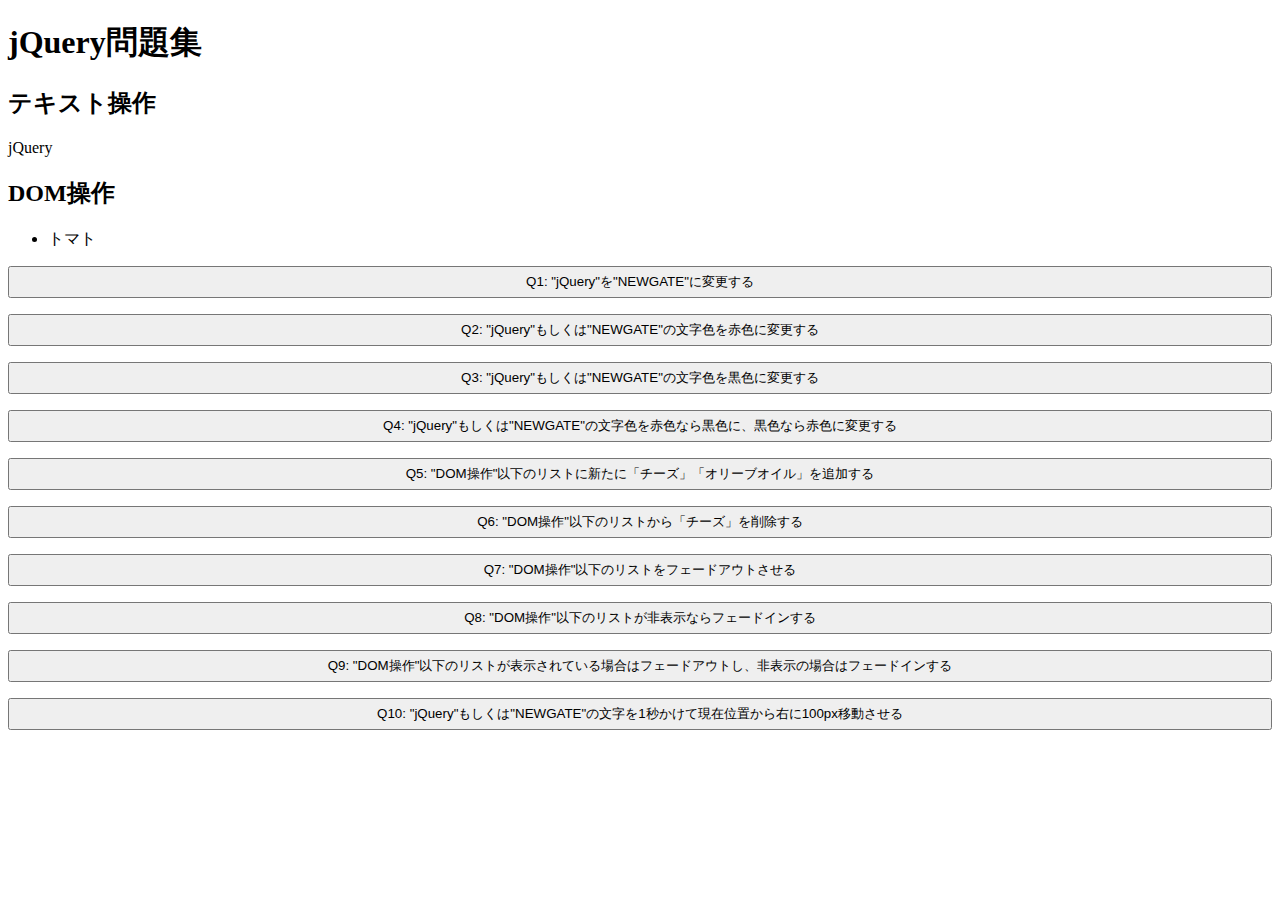
<file: jQuery/index.html>
<!DOCTYPE html>
<html lang="ja">
  <head>
    <meta charset="UTF-8" />
    <meta name="viewport" content="width=device-width, initial-scale=1.0" />
    <link rel="stylesheet" href="./css/style.css" />
    <script
      src="https://cdnjs.cloudflare.com/ajax/libs/jquery/3.7.1/jquery.min.js"
      integrity="sha512-v2CJ7UaYy4JwqLDIrZUI/4hqeoQieOmAZNXBeQyjo21dadnwR+8ZaIJVT8EE2iyI61OV8e6M8PP2/4hpQINQ/g=="
      crossorigin="anonymous"
      referrerpolicy="no-referrer"
    ></script>
    <script src="./js/index.js"></script>
    <title>jQuery問題集</title>
  </head>
  <body>
    <h1>jQuery問題集</h1>

    <h2>テキスト操作</h2>
    <p id="text">jQuery</p>

    <h2>DOM操作</h2>
    <ul id="memo">
      <li>トマト</li>
    </ul>

    <div class="questions-wrapper">
      <button type="button" id="Q1">
        Q1: "jQuery"を"NEWGATE"に変更する
      </button>
      <button type="button" id="Q2">
        Q2: "jQuery"もしくは"NEWGATE"の文字色を赤色に変更する
      </button>
      <button type="button" id="Q3">
        Q3: "jQuery"もしくは"NEWGATE"の文字色を黒色に変更する
      </button>
      <button type="button" id="Q4">
        Q4: "jQuery"もしくは"NEWGATE"の文字色を赤色なら黒色に、黒色なら赤色に変更する
      </button>
      <button type="button" id="Q5">
        Q5: "DOM操作"以下のリストに新たに「チーズ」「オリーブオイル」を追加する
      </button>
      <button type="button" id="Q6">
        Q6: "DOM操作"以下のリストから「チーズ」を削除する
      </button>
      <button type="button" id="Q7">
        Q7: "DOM操作"以下のリストをフェードアウトさせる
      </button>
      <button type="button" id="Q8">
        Q8: "DOM操作"以下のリストが非表示ならフェードインする
      </button>
      <button type="button" id="Q9">
        Q9: "DOM操作"以下のリストが表示されている場合はフェードアウトし、非表示の場合はフェードインする
      </button>
      <button type="button" id="Q10">
        Q10: "jQuery"もしくは"NEWGATE"の文字を1秒かけて現在位置から右に100px移動させる
      </button>
    </div>
  </body>
</html>
</file>
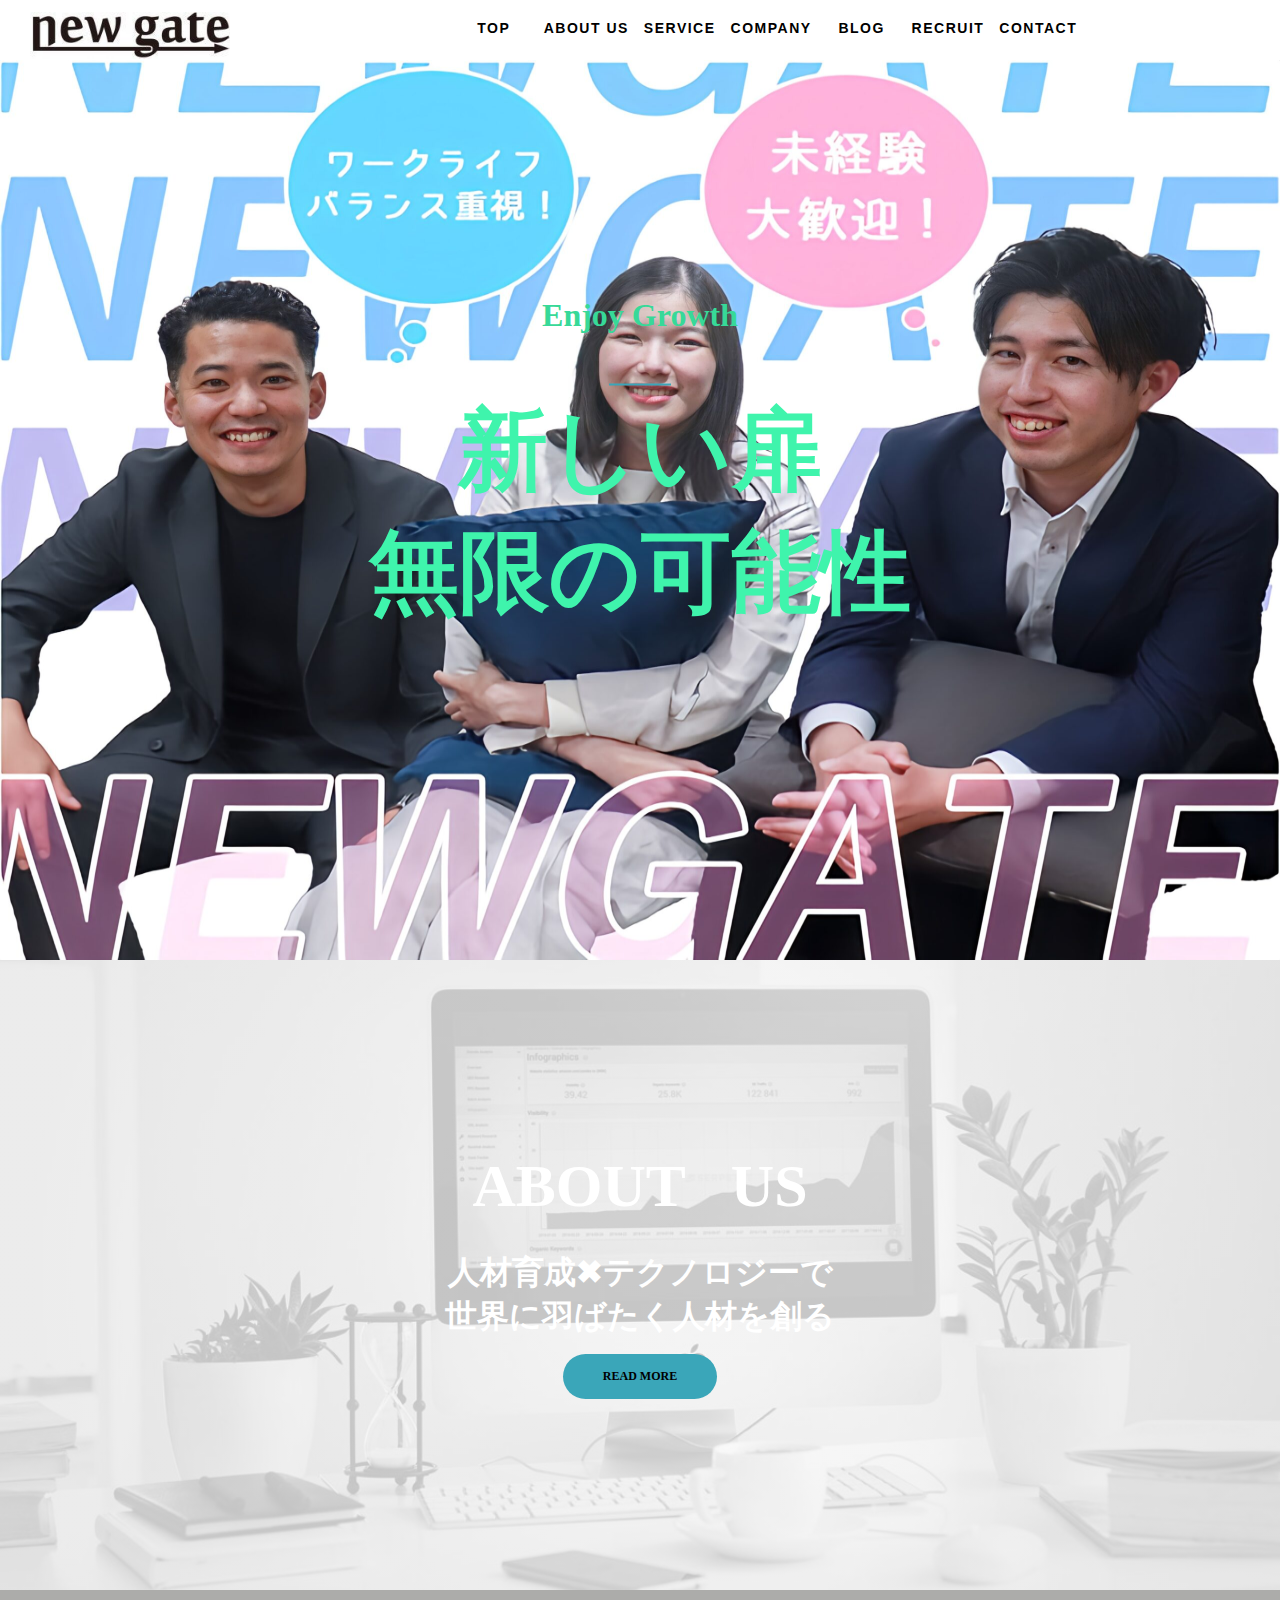
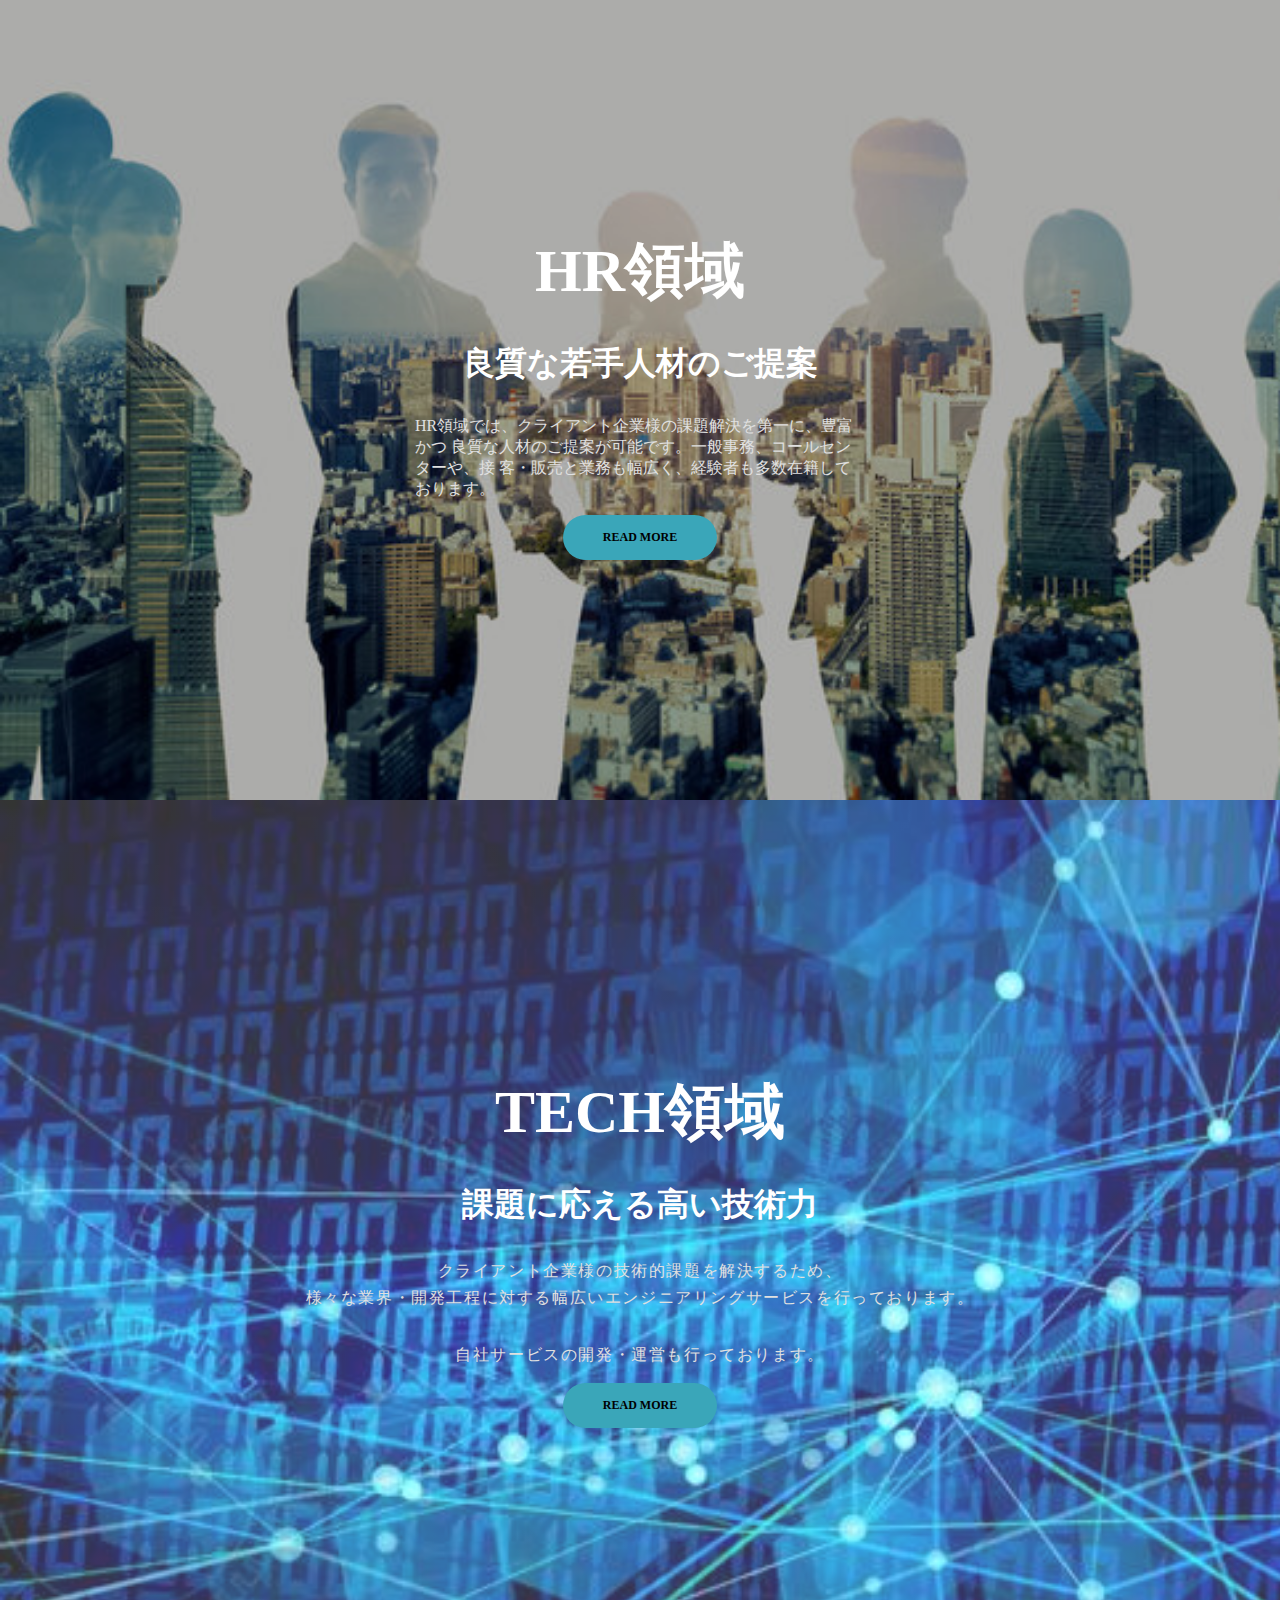
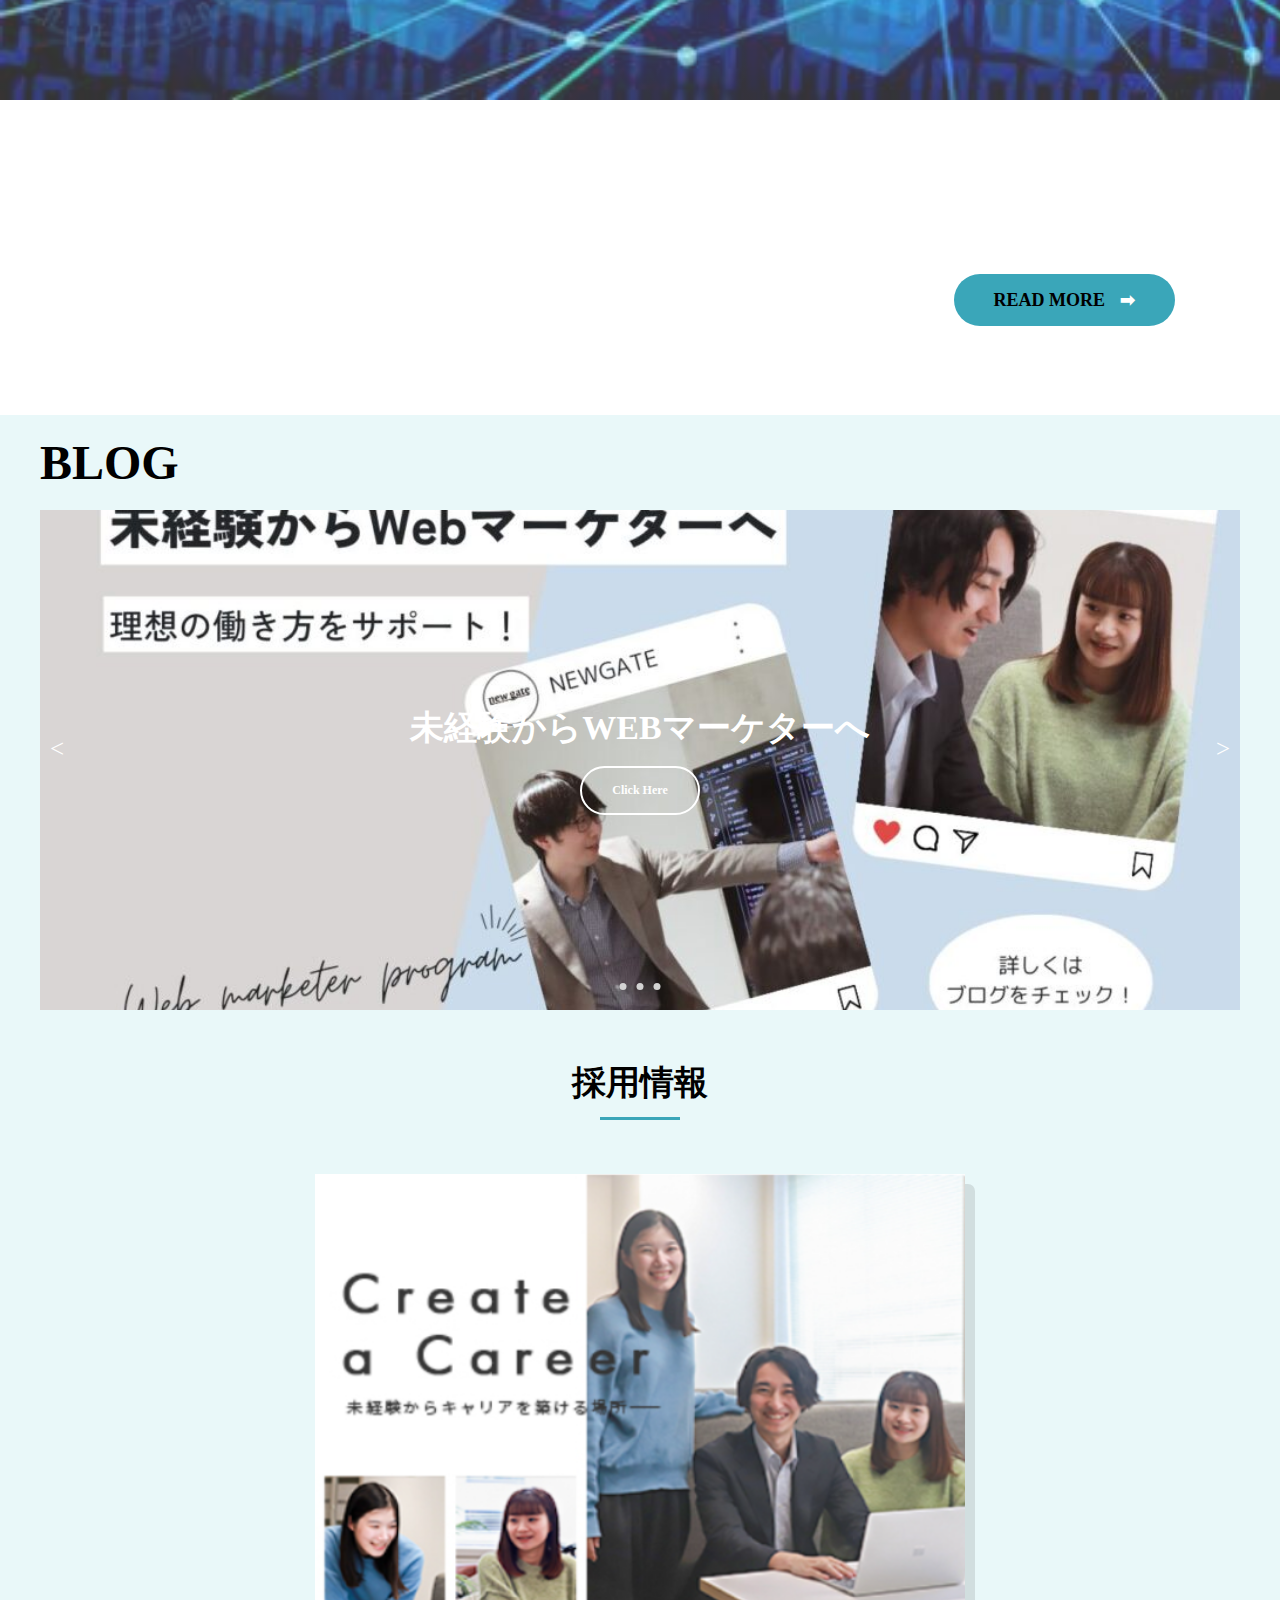
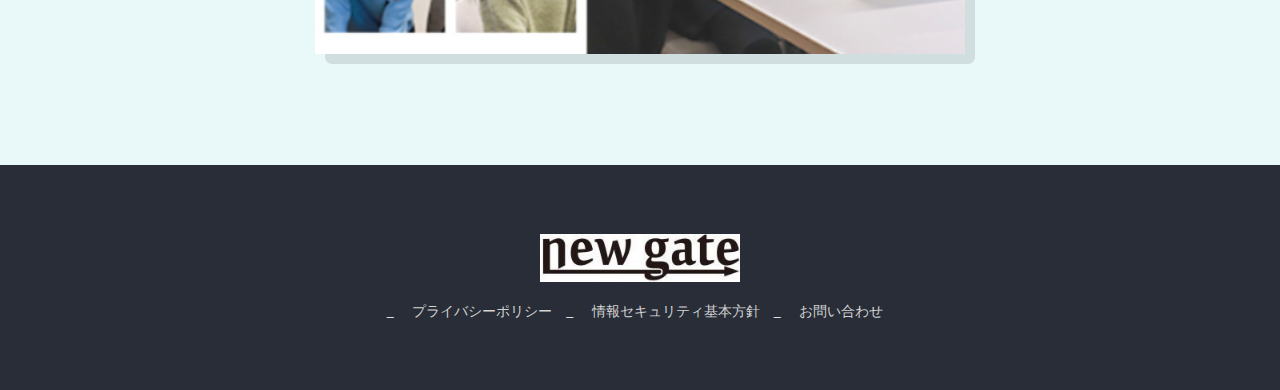
<file: Website_replication_practice/index.html>
<!DOCTYPE html>
<html lang="ja">
  <head>
    <title>株式会社NEWGATE-人材総合サービス・WEB開発-></title>
    <meta charset="utf-8" />
    <meta name="viewport" content="width=device-width, initial-scale=10" />
    <link rel="stylesheet" href="./css/style.css" />
    <script src="./js/index.js" defer></script>
  </head>
  <body>
    <header id="main-header">
      <div class="logo">
        <a href="./index.html">
          <img src="./images/cropped-NEW-GATEロゴ.jpg" alt="logo" />
        </a>
      </div>
      <div id="hamburger-menu">
        <input type="checkbox" id="menu-toggle" />
        <label for="menu-toggle" class="menu-button">
          <span></span>
        </label>
        <nav class="navigation">
          <ul>
            <li class="hover-border">
              <a href="./index.html">TOP</a>
            </li>
            <li class="hover-border">
              <a href="./aboutus.html">ABOUT US</a>
            </li>
            <li class="hover-border">
              <a href="./service.html">SERVICE</a>
            </li>
            <li class="hover-border">
              <a href="./company.html">COMPANY</a>
            </li>
            <li class="hover-border">
              <a href="./blog.html">BLOG</a>
            </li>
            <li class="hover-border">
              <a href="#">RECRUIT</a>
            </li>
            <li class="hover-border">
              <a href="./contact.html">CONTACT</a>
            </li>
          </ul>
        </nav>
      </div>
      <div class="hamburger-menu-empty"></div>
    </header>
    <header id="sticky-header">
      <div class="logo">
        <a href="./index.html">
          <img src="./images/cropped-NEW-GATEロゴ.jpg" alt="logo" />
        </a>
      </div>
      <div id="JS-hamburger-menu">
        <input type="checkbox" id="JS-menu-toggle" />
        <label for="menu-toggle" class="menu-button">
          <span></span>
        </label>
        <nav class="navigation">
          <ul>
            <li class="hover-border">
              <a href="./index.html">TOP</a>
            </li>
            <li class="hover-border">
              <a href="./aboutus.html">ABOUT US</a>
            </li>
            <li class="hover-border">
              <a href="./service.html">SERVICE</a>
            </li>
            <li class="hover-border">
              <a href="./company.html">COMPANY</a>
            </li>
            <li class="hover-border">
              <a href="./blog.html">BLOG</a>
            </li>
            <li class="hover-border">
              <a href="#">RECRUIT</a>
            </li>
            <li class="hover-border">
              <a href="./contact.html">CONTACT</a>
            </li>
          </ul>
        </nav>
      </div>
      <div class="hamburger-menu-empty"></div>
    </header>
    <div class="main top">
      <section class="top-wrapper">
        <div id="slideshow">
          <img
            class="slide"
            src="./images/doda①_Image-Enhancer-scaled.jpg"
            alt="画像1"
          />
          <img
            class="slide"
            src="./images/bdd374b606522eaec3a30a5ddda8eba7-1-1536x1051.jpg"
            alt="画像2"
          />
          <img class="slide" src="./images/doda⑦-1-1.png" alt="画像3" />
        </div>
        <div class="container">
          <div class="heading-title">
            <h3>Enjoy Growth</h3>
          </div>
          <div class="separator">
            <span class="line" aria-hidden="true"></span>
          </div>
          <div class="copy">
            <p>新しい扉<br />無限の可能性</p>
          </div>
        </div>
      </section>
      <section class="aboutus">
        <div class="container">
          <h1>ABOUT&nbsp;&nbsp;&nbsp;US</h1>
          <h3>人材育成✖︎テクノロジーで<br />世界に羽ばたく人材を創る</h3>
          <a class="btn" href="./aboutus.html">READ MORE</a>
        </div>
      </section>
      <section class="hr-domain">
        <div class="background"></div>
        <div class="container">
          <h1>HR領域</h1>
          <h3>良質な若手人材のご提案</h3>
          <p class="lightgray-text">
            HR領域では、クライアント企業様の課題解決を第一に、豊富かつ
            良質な人材のご提案が可能です。一般事務、コールセンターや、接
            客・販売と業務も幅広く、経験者も多数在籍しております。
          </p>
          <a class="btn" href="./aboutus.html">READ MORE</a>
        </div>
      </section>
      <section class="tech-domain">
        <div class="container">
          <h1>TECH領域</h1>
          <h3>課題に応える高い技術力</h3>
          <p class="lightgray-text">
            クライアント企業様の技術的課題を解決するため、<br />様々な業界・開発工程に対する幅広いエンジニアリングサービスを行っております。
          </p>
          <p class="lightgray-text">
            自社サービスの開発・運営も行っております。
          </p>
          <a class="btn" href="./service.html">READ MORE</a>
        </div>
      </section>
      <section class="company-content">
        <div class="background"></div>
        <div class="container">
          <h1>COMPANY</h1>
          <a class="btn" id="company-btn" href="./company.html"
            >READ MORE<span>➡︎</span></a
          >
        </div>
      </section>
      <section class="blog-content">
        <div class="blog-container">
          <h2>BLOG</h2>
          <div class="slider-container">
            <div class="slider">
              <a class="blog-slide slide-first" href="./blog.html">
                <h4>未経験からWEBマーケターへ</h4>
                <p class="btn">Click Here</p>
              </a>
              <div class="slider-nav">
                <label for="slide1"></label>
                <label for="slide2"></label>
                <label for="slide3"></label>
              </div>
              <div class="slider-arrows">
                <div class="slider-arrow-left">&lt;</div>
                <div class="slider-arrow-right">&gt;</div>
              </div>
            </div>
          </div>
        </div>
      </section>
      <section class="recruit">
        <div class="container">
          <h4>採用情報</h4>
          <div class="separator">
            <span class="line" aria-hidden="true"></span>
          </div>
          <div
            class="recruitment-information-image"
            id="recruitment-information-image"
          >
            <a href="#">
              <img
                src="./images/未経験からキャリアを.png"
                alt="未経験からキャリアを"
              />
            </a>
          </div>
        </div>
      </section>
    </div>
    <footer>
      <div class="footer-container">
        <img
          class="footer-logo"
          src="./images/cropped-NEW-GATEロゴ.jpg"
          alt="logo"
        />
        <div class="footer-list">
          <ul>
            <li>
              <span>_</span>
              <a href="#">プライバシーポリシー</a>
            </li>
            <li>
              <span>_</span>
              <a href="#">情報セキュリティ基本方針</a>
            </li>
            <li>
              <span>_</span>
              <a href="./contact.html">お問い合わせ</a>
            </li>
          </ul>
        </div>
      </div>
    </footer>
  </body>
</html>
</file>
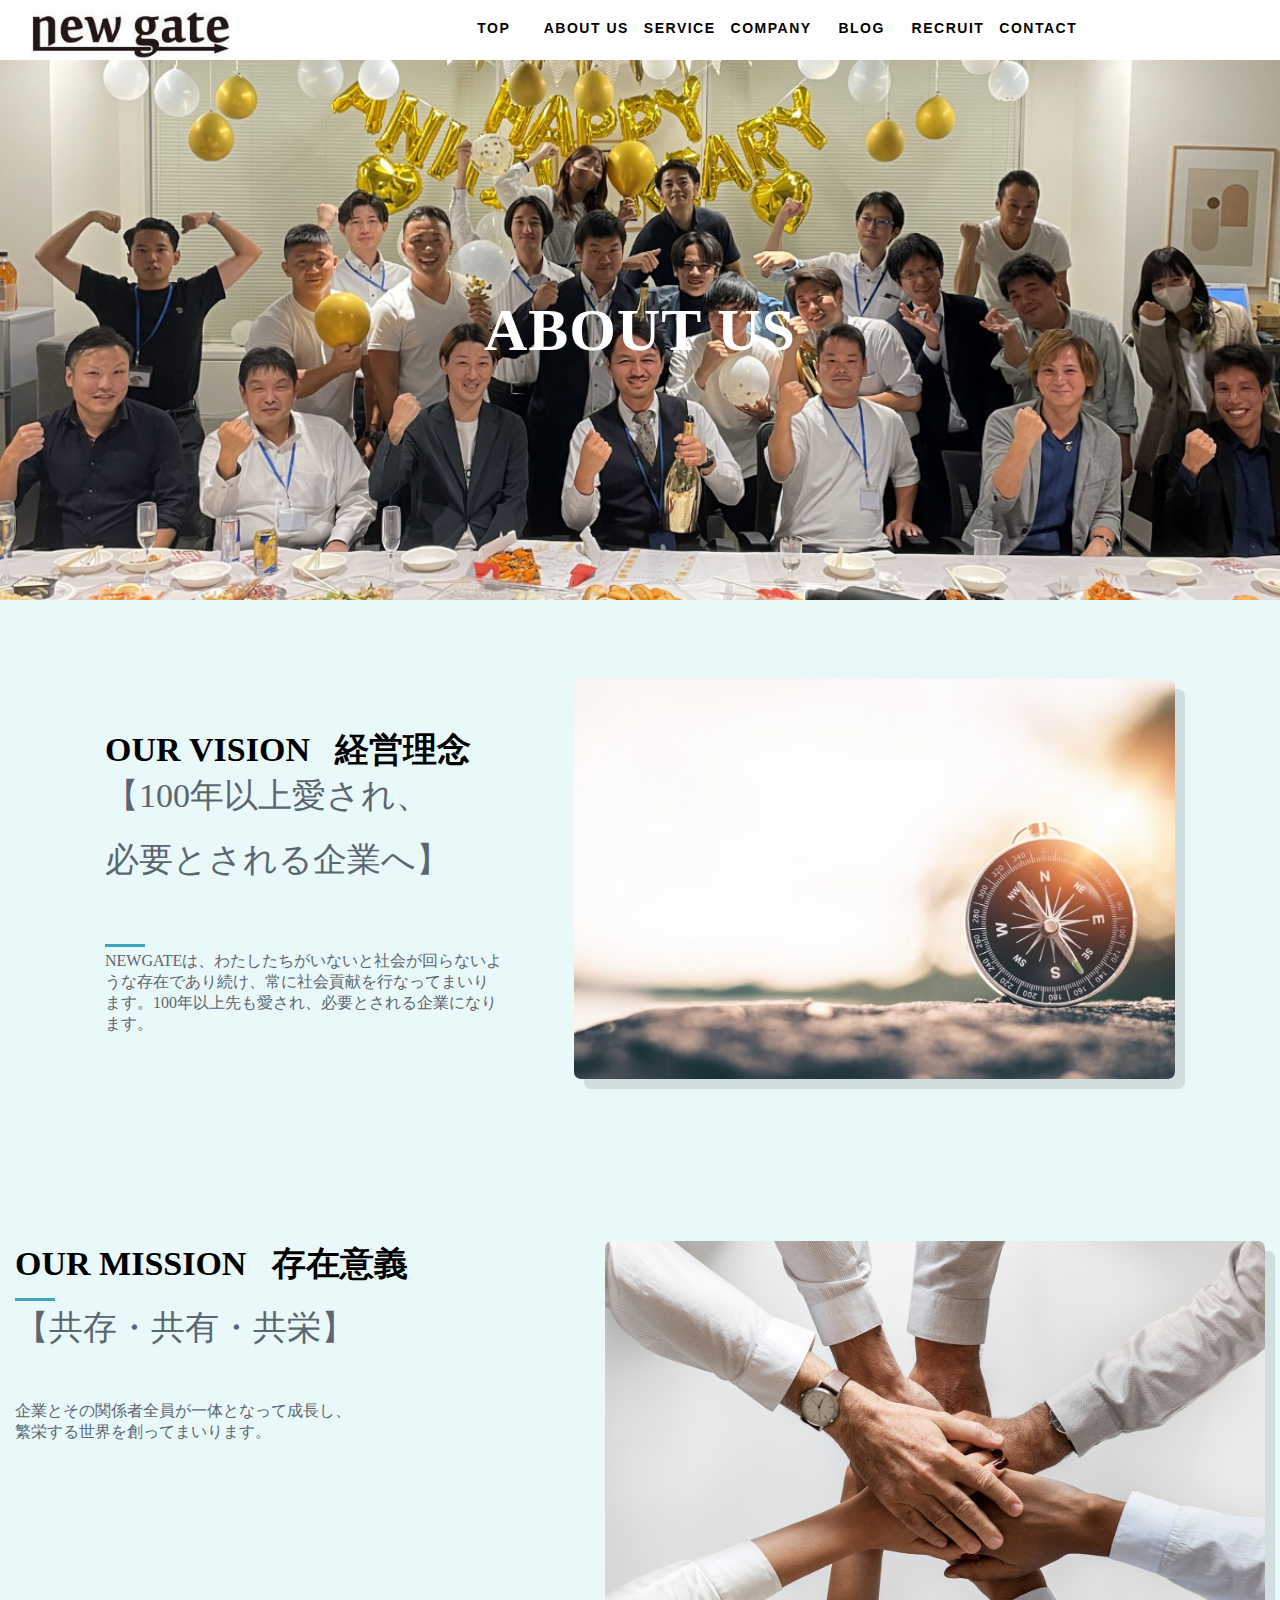
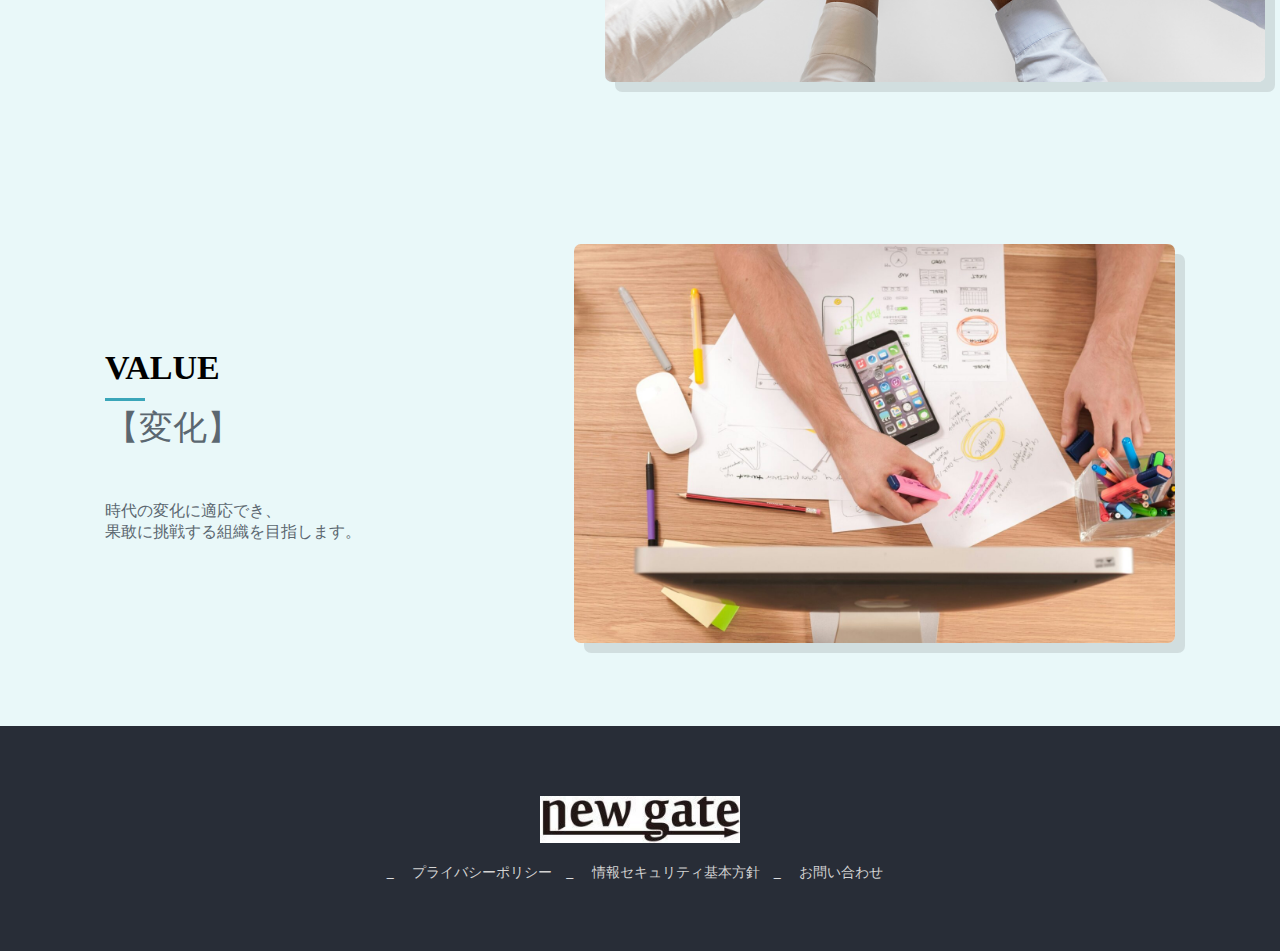
<file: Website_replication_practice/aboutus.html>
<!DOCTYPE html>
<html lang="ja">
  <head>
    <title>about</title>
    <meta charset="utf-8" />
    <meta name="viewport" content="width=device-width, initial-scale=1.0" />
    <link rel="stylesheet" href="./css/style.css" />
    <script src="./js/index.js" defer></script>
  </head>
  <body>
    <header id="main-header">
      <div class="logo">
        <a href="./index.html">
          <img src="./images/cropped-NEW-GATEロゴ.jpg" alt="logo" />
        </a>
      </div>
      <div id="hamburger-menu">
        <input type="checkbox" id="menu-toggle" />
        <label for="menu-toggle" class="menu-button">
          <span></span>
        </label>
        <nav class="navigation">
          <ul>
            <li class="hover-border">
              <a href="./index.html">TOP</a>
            </li>
            <li class="hover-border">
              <a href="./aboutus.html">ABOUT US</a>
            </li>
            <li class="hover-border">
              <a href="./service.html">SERVICE</a>
            </li>
            <li class="hover-border">
              <a href="./company.html">COMPANY</a>
            </li>
            <li class="hover-border">
              <a href="./blog.html">BLOG</a>
            </li>
            <li class="hover-border">
              <a href="#">RECRUIT</a>
            </li>
            <li class="hover-border">
              <a href="./contact.html">CONTACT</a>
            </li>
          </ul>
        </nav>
      </div>
      <div class="hamburger-menu-empty"></div>
    </header>
    <header id="sticky-header">
      <div class="logo">
        <a href="./index.html">
          <img src="./images/cropped-NEW-GATEロゴ.jpg" alt="logo" />
        </a>
      </div>
      <div id="JS-hamburger-menu">
        <input type="checkbox" id="JS-menu-toggle" />
        <label for="menu-toggle" class="menu-button">
          <span></span>
        </label>
        <nav class="navigation">
          <ul>
            <li class="hover-border">
              <a href="./index.html">TOP</a>
            </li>
            <li class="hover-border">
              <a href="./aboutus.html">ABOUT US</a>
            </li>
            <li class="hover-border">
              <a href="./service.html">SERVICE</a>
            </li>
            <li class="hover-border">
              <a href="./company.html">COMPANY</a>
            </li>
            <li class="hover-border">
              <a href="./blog.html">BLOG</a>
            </li>
            <li class="hover-border">
              <a href="#">RECRUIT</a>
            </li>
            <li class="hover-border">
              <a href="./contact.html">CONTACT</a>
            </li>
          </ul>
        </nav>
      </div>
      <div class="hamburger-menu-empty"></div>
    </header>
    <div class="main about">
      <section class="top-wrapper">
        <div class="container">
          <p>ABOUT US</p>
        </div>
      </section>
      <section class="vision">
        <div class="container">
          <div class="vision-content">
            <h4>OUR&nbsp;VISION&nbsp;&nbsp;&nbsp;経営理念</h4>
            <h4 class="darkgray-text">【100年以上愛され、</h4>
            <span><br /></span>
            <h4 class="darkgray-text">必要とされる企業へ】</h4>
            <div class="separator">
              <span class="line" aria-hidden="true"></span>
            </div>
            <p class="darkgray-text">
              NEWGATEは、わたしたちがいないと社会が回らないような存在であり続け、常に社会貢献を行なってまいります。100年以上先も愛され、必要とされる企業になります。
            </p>
          </div>
          <div class="vision-image">
            <img src="./images/経営理念.jpg" />
          </div>
        </div>
      </section>
      <section class="mission">
        <div class="container">
          <div class="mission-content">
            <h4>OUR&nbsp;MISSION&nbsp;&nbsp;&nbsp;存在意義</h4>
            <div class="separator">
              <span class="line" aria-hidden="true"></span>
            </div>
            <h4 class="darkgray-text">【共存・共有・共栄】</h4>
            <p class="darkgray-text">
              企業とその関係者全員が一体となって成長し、<br />繁栄する世界を創ってまいります。
            </p>
          </div>
          <div class="mission-image">
            <img src="./images/rawpixel-558597-unsplash.jpg" />
          </div>
        </div>
      </section>
      <section class="value">
        <div class="container">
          <div class="value-content">
            <h4>VALUE</h4>
            <div class="separator">
              <span class="line" aria-hidden="true"></span>
            </div>
            <h4 class="darkgray-text">【変化】</h4>
            <p class="darkgray-text">
              時代の変化に適応でき、<br />果敢に挑戦する組織を目指します。
            </p>
          </div>
          <div class="value-image">
            <img
              src="./images/firmbee-com-gcsNOsPEXfs-unsplash-scaled-1-1536x1020.jpg"
            />
          </div>
        </div>
      </section>
    </div>
    <footer>
      <div class="footer-container">
        <img class="footer-logo" src="./images/cropped-NEW-GATEロゴ.jpg" />
        <div class="footer-list">
          <ul>
            <li>
              <span>_</span>
              <a href="#">プライバシーポリシー</a>
            </li>
            <li>
              <span>_</span>
              <a href="#">情報セキュリティ基本方針</a>
            </li>
            <li>
              <span>_</span>
              <a href="./contact.html">お問い合わせ</a>
            </li>
          </ul>
        </div>
      </div>
    </footer>
  </body>
</html>
</file>
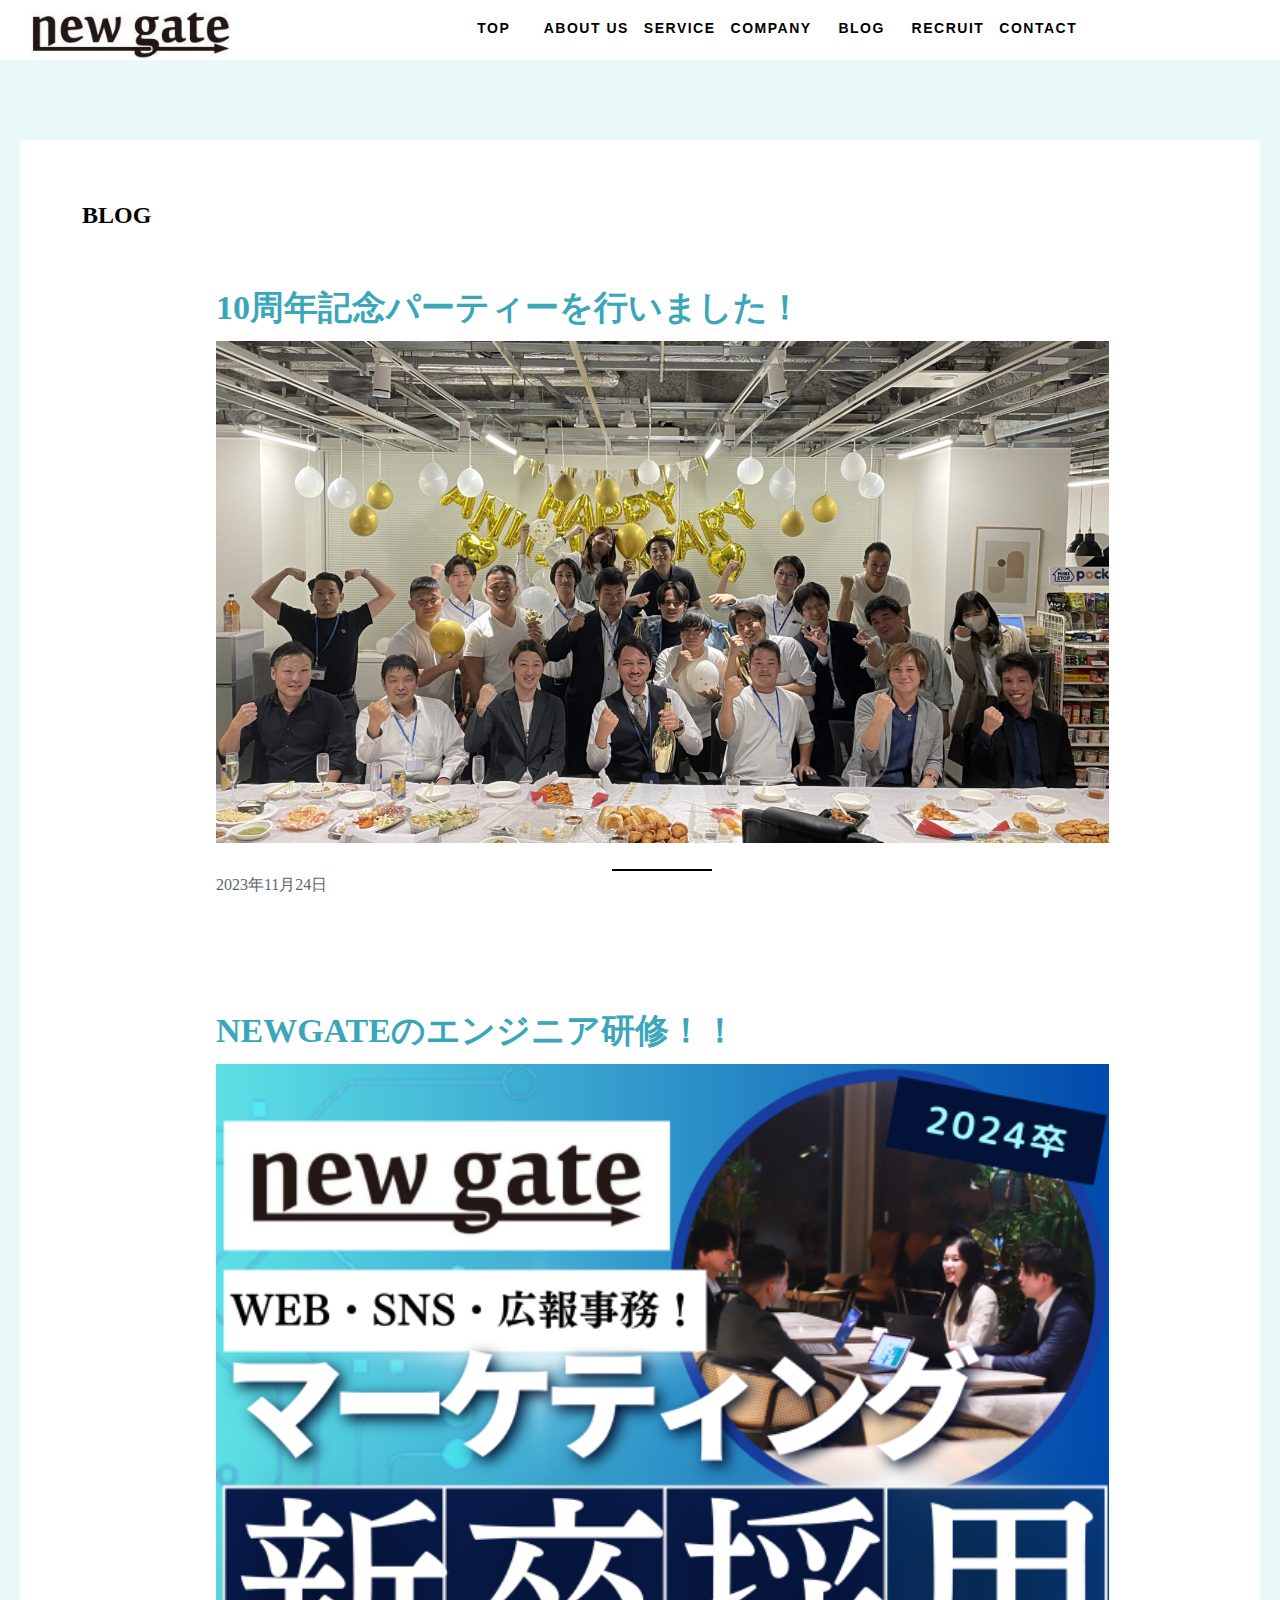
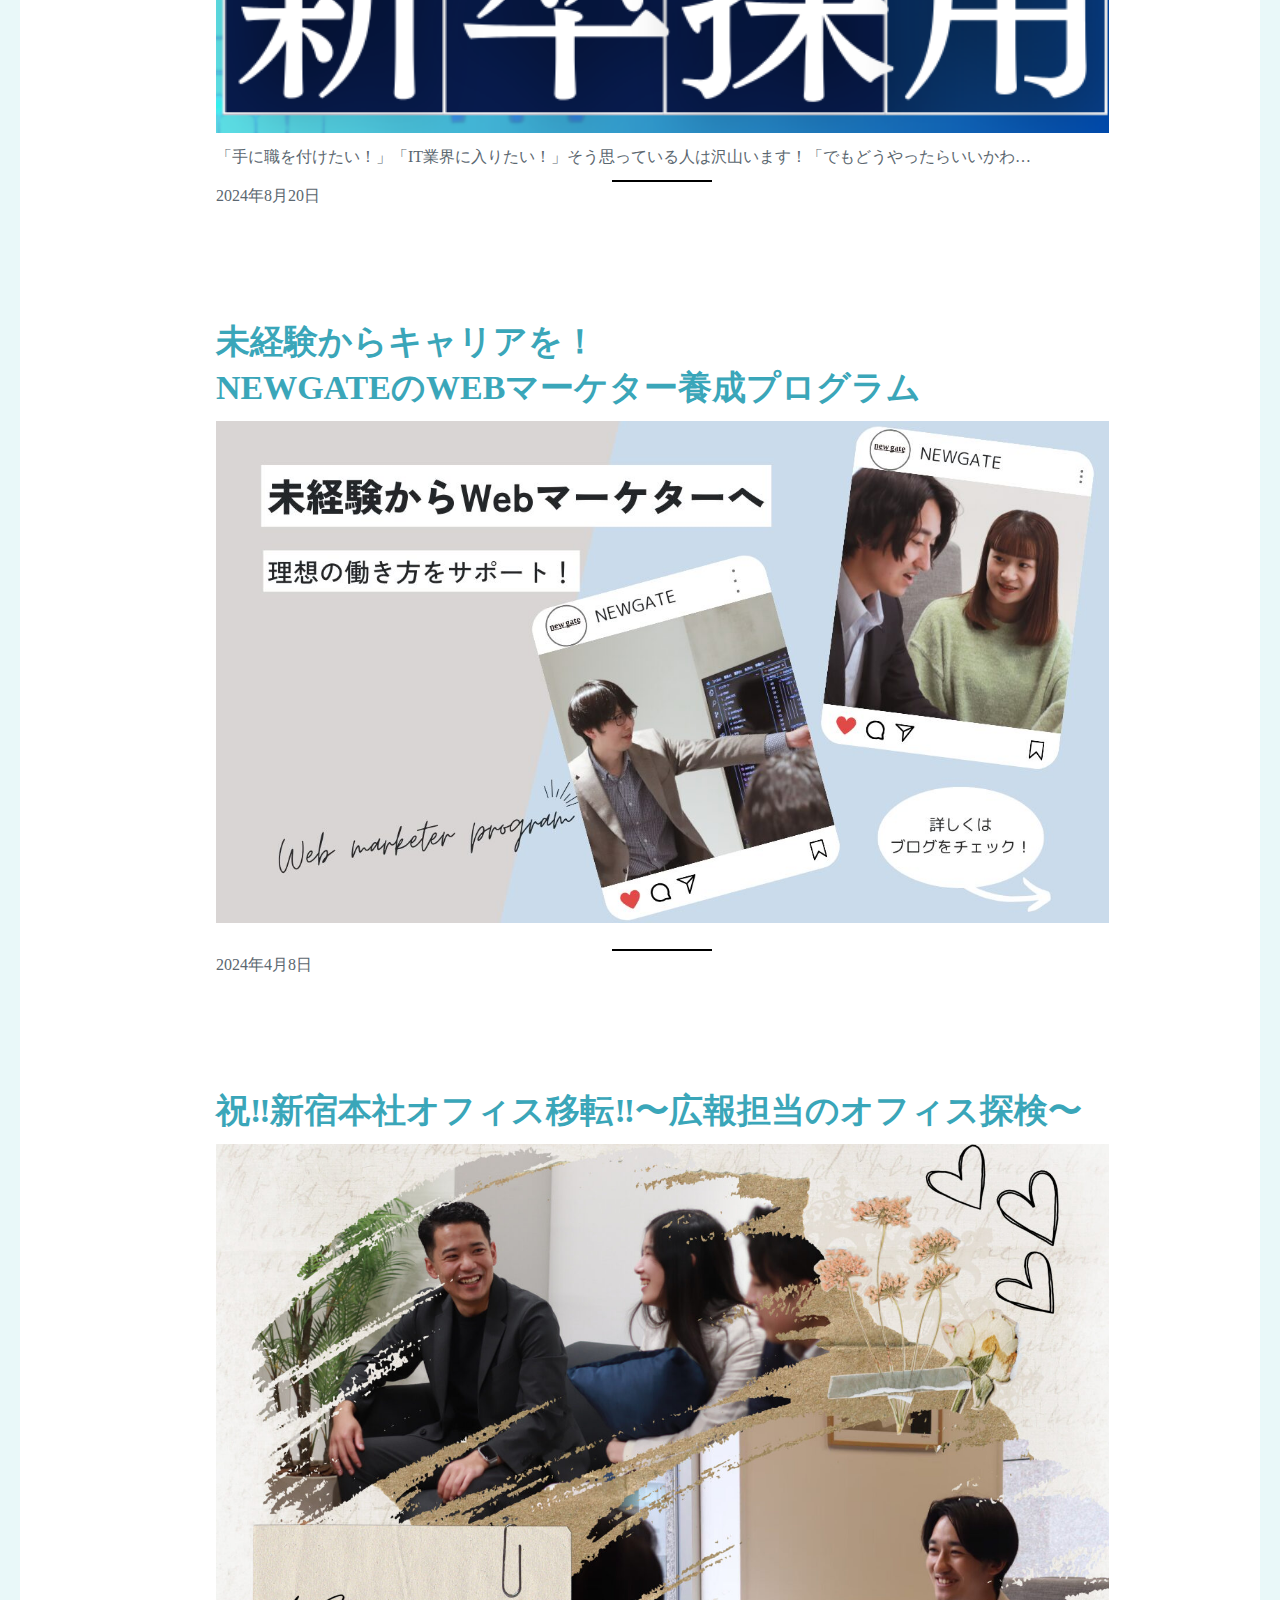
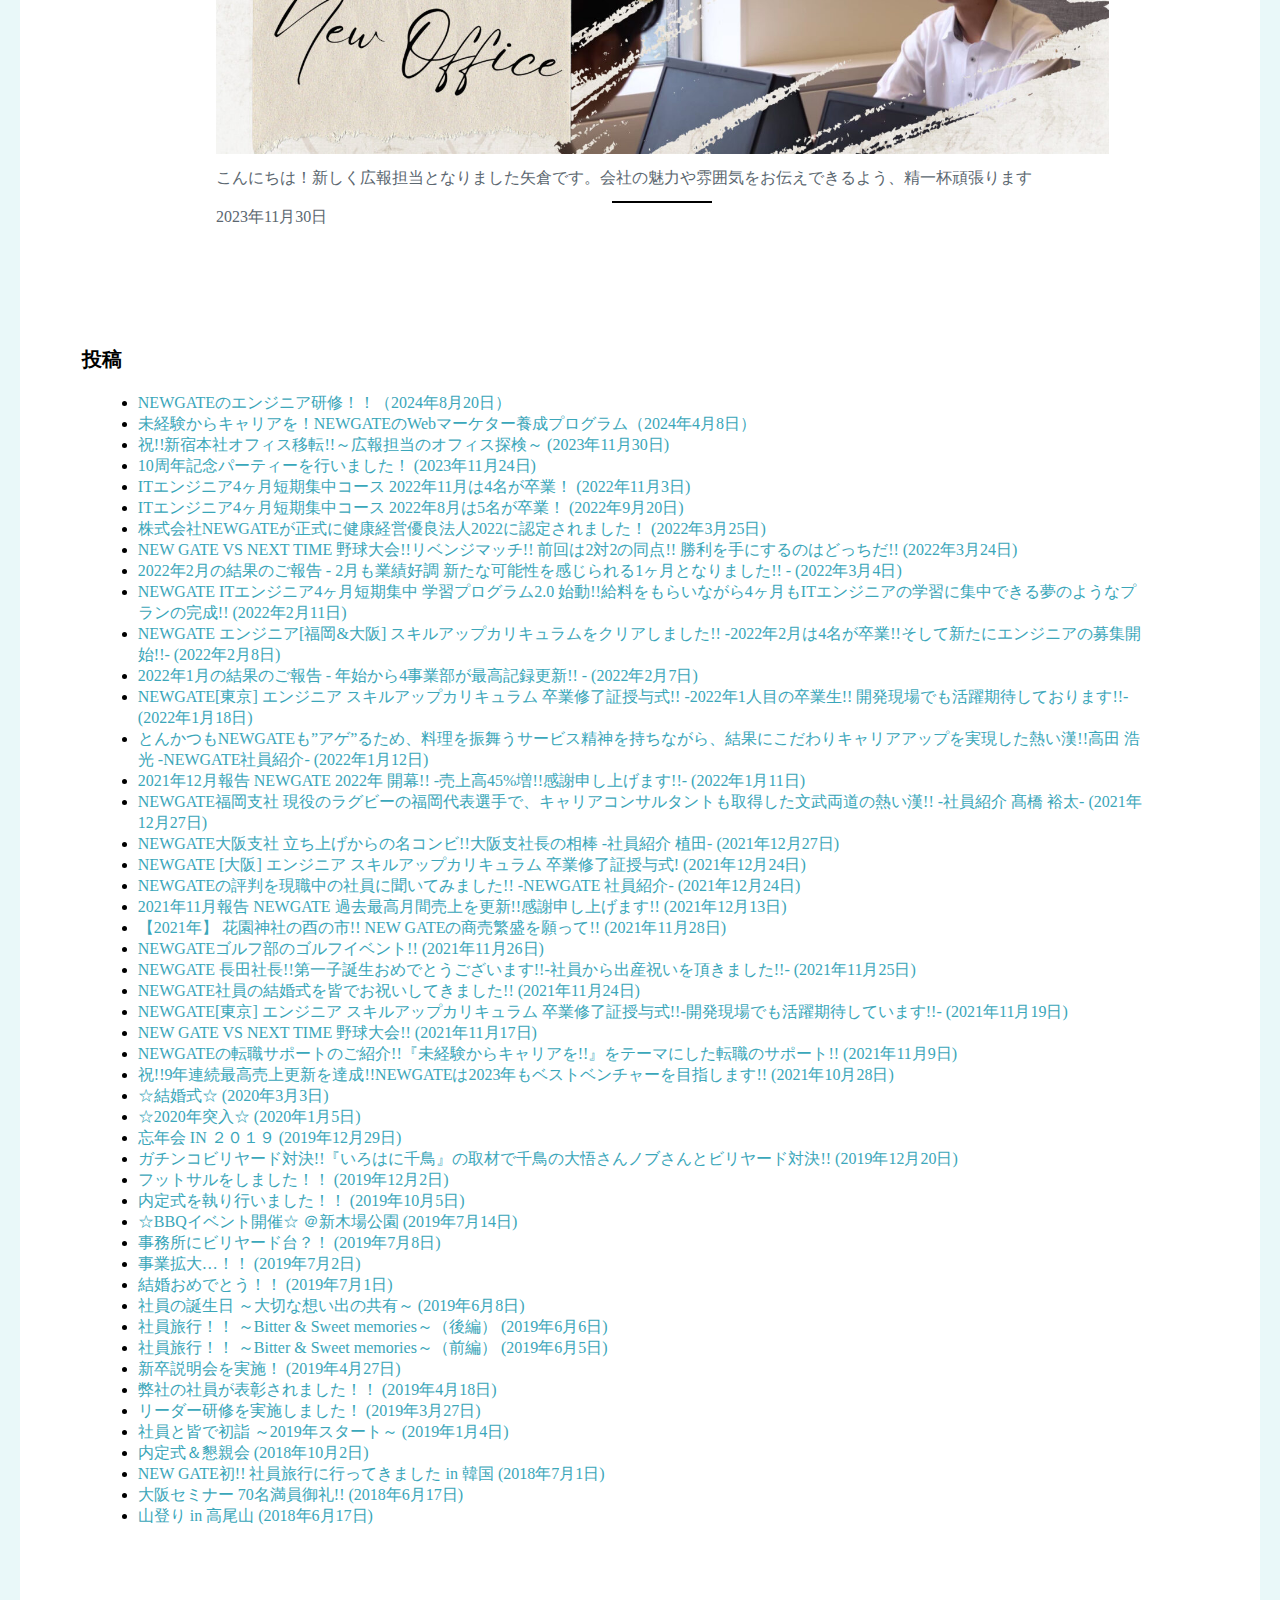
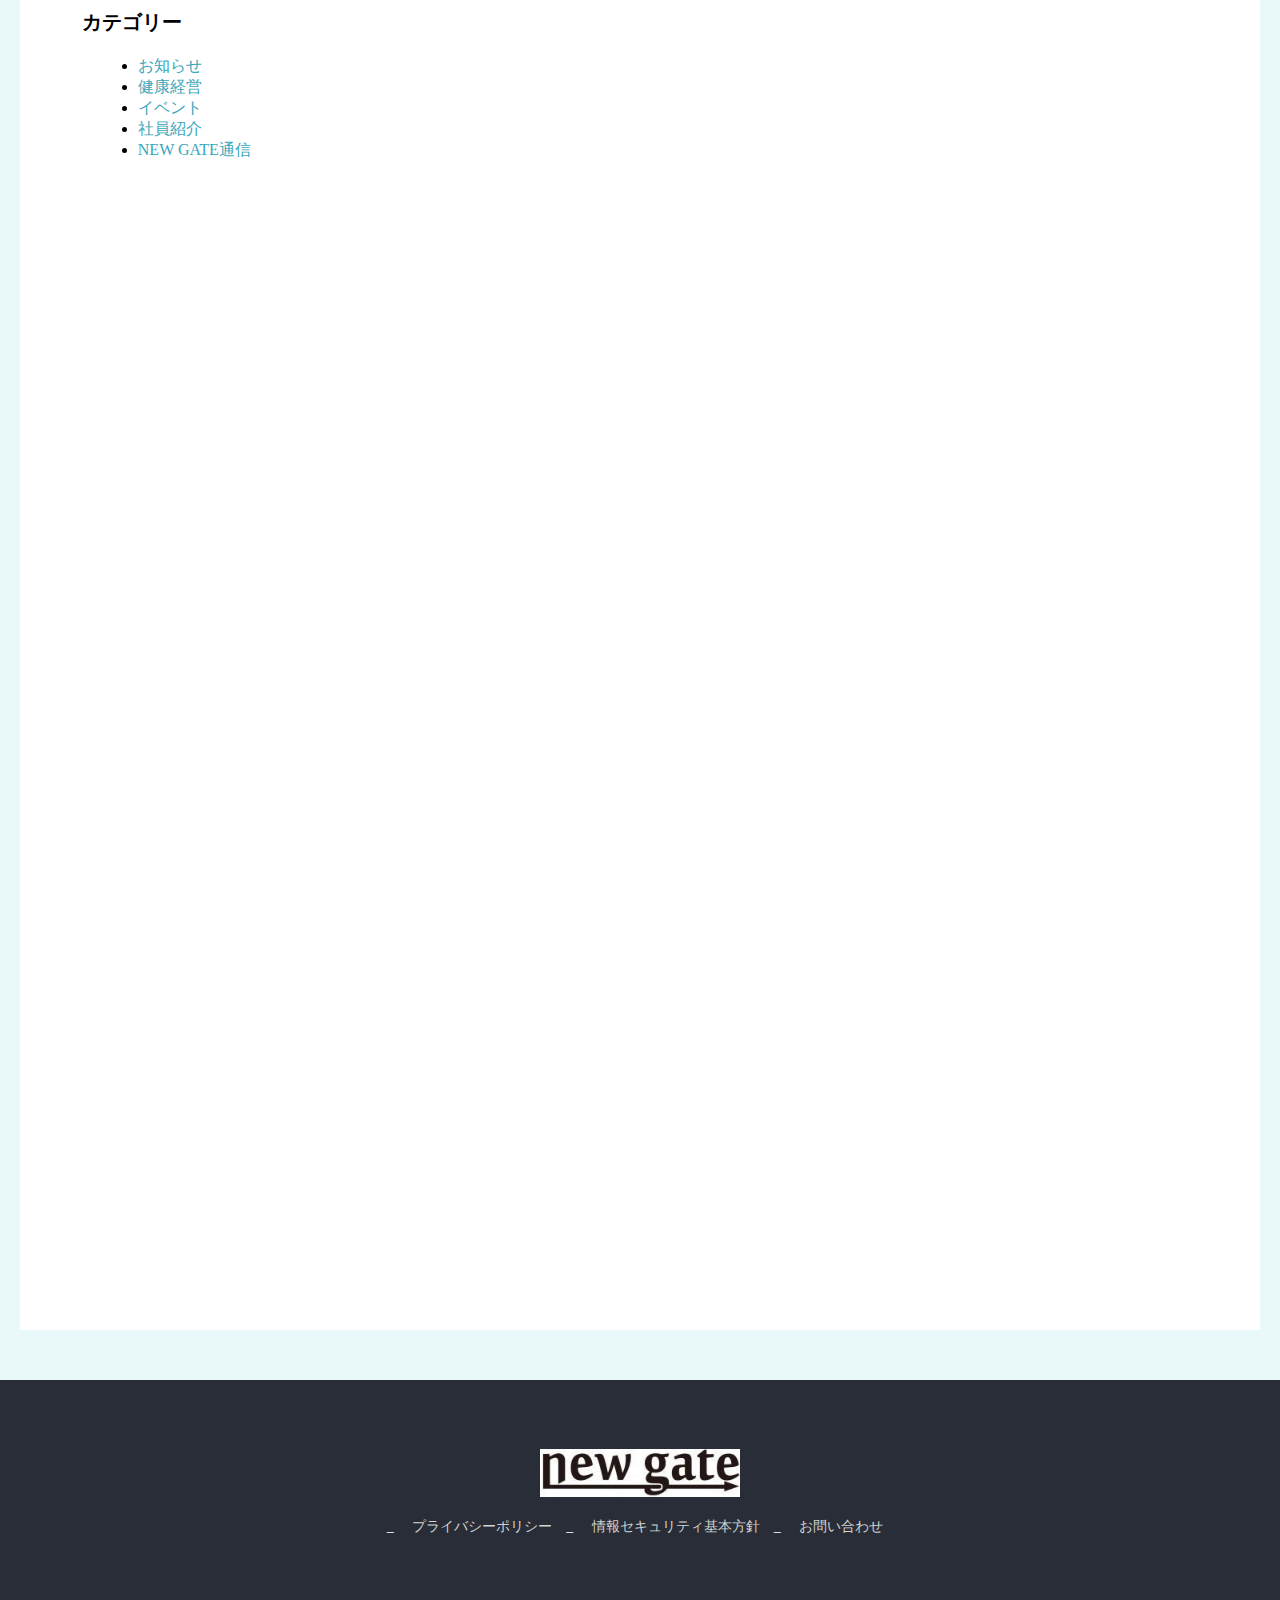
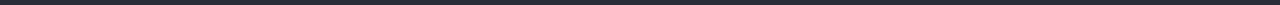
<file: Website_replication_practice/blog.html>
<!DOCTYPE html>
<html lang="ja">
<head>
    <title>BLOG</title>
    <meta charset="utf-8">  
    <meta name="viewport" content="width=device-width, initial-scale=1.0" />
    <link rel="stylesheet" href="./css/style.css" />
    <script src="./js/index.js" defer></script>
  </head>

  <body>
    <header id="main-header">
        <div class="logo">
            <a href="./index.html">
            <img src="./images/cropped-NEW-GATEロゴ.jpg" alt="logo" />
            </a>
        </div>
        <div id="hamburger-menu">
            <input type="checkbox" id="menu-toggle" />
            <label for="menu-toggle" class="menu-button">
                <span></span>
            </label>
            <nav class="navigation">
                <ul>
                    <li class="hover-border">
                        <a href="./index.html">TOP</a>
                    </li>
                    <li class="hover-border">
                        <a href="./aboutus.html">ABOUT US</a>
                    </li>
                    <li class="hover-border">
                        <a href="./service.html">SERVICE</a>
                    </li>
                    <li class="hover-border">
                        <a href="./company.html">COMPANY</a>
                    </li>
                    <li class="hover-border">
                        <a href="./blog.html">BLOG</a>
                    </li>
                    <li class="hover-border">
                        <a href="#">RECRUIT</a>
                    </li>
                    <li class="hover-border">
                        <a href="./contact.html">CONTACT</a>
                    </li>
                </ul>
            </nav>
        </div>
        <div class="hamburger-menu-empty"></div>
        </div>
    </header>
    <header id="sticky-header">
        <div class="logo">
            <a href="./index.html">
            <img src="./images/cropped-NEW-GATEロゴ.jpg" alt="logo" />
            </a>
        </div>
        <div id="JS-hamburger-menu">
            <input type="checkbox" id="JS-menu-toggle" />
            <label for="menu-toggle" class="menu-button">
                <span></span>
            </label>
            <nav class="navigation">
                <ul>
                    <li class="hover-border">
                        <a href="./index.html">TOP</a>
                    </li>
                    <li class="hover-border">
                        <a href="./aboutus.html">ABOUT US</a>
                    </li>
                    <li class="hover-border">
                        <a href="./service.html">SERVICE</a>
                    </li>
                    <li class="hover-border">
                        <a href="./company.html">COMPANY</a>
                    </li>
                    <li class="hover-border">
                        <a href="./blog.html">BLOG</a>
                    </li>
                    <li class="hover-border">
                        <a href="#">RECRUIT</a>
                    </li>
                    <li class="hover-border">
                        <a href="./contact.html">CONTACT</a>
                    </li>
                </ul>
            </nav>
        </div>
        <div class="hamburger-menu-empty">
        </div>
      </div>
    </header>
    
    <div class="main blog">
        <div class="blog-wrapper">
            <div class="blog-top-title">
                <h2>BLOG</h2>
                <article class="blog-item blog-first">
                    <a href="#">
                    <h3>10周年記念パーティーを行いました！</h3>
                    </a>
                    <a href="#">
                    <img src="./images/IMG_0133-1-1-scaled-1-1536x864.jpg" />
                    </a>
                    <div class="separator">
                        <span class="blog-line" aria-hidden="true"></span>
                    </div>
                    <p class="darkgray-text">2023年11月24日</p>
                </article>
                <article class="blog-item blog-second">
                    <a href="#">
                        <h3>NEWGATEのエンジニア研修！！</h3>
                    </a>
                    <a href="#">
                        <img src="./images/新卒採用.png" />
                    </a>
                        <p class="darkgray-text ellipsis">「手に職を付けたい！」「IT業界に入りたい！」そう思っている人は沢山います！「でもどうやったらいいかわ…
                    </p>
                    <div class="separator">
                        <span class="blog-line" aria-hidden="true"></span>
                    </div>
                    <p class="darkgray-text">2024年8月20日</p>
                </article>
                <article class="blog-item blog-third">
                    <a href="#">
                        <h3>未経験からキャリアを！<br>
                        NEWGATEのWEBマーケター養成プログラム</h3>
                    </a>
                    <a href="#">
                        <img src="./images/5f7921773127cab1a882b74fe21ded8e.jpg" />
                    </a>
                    <div class="separator">
                        <span class="blog-line" aria-hidden="true"></span>
                    </div>
                    <p class="darkgray-text">2024年4月8日</p>
                </article>
                <article class="blog-item blog-fourth">
                    <a href="#">
                        <h3>祝‼︎新宿本社オフィス移転‼︎〜広報担当のオフィス探検〜</h3>
                    </a>
                    <a href="#">
                        <img src="./images/bdd374b606522eaec3a30a5ddda8eba7-1-1536x1051.jpg" />
                    </a>
                        <p class="darkgray-text ellipsis">こんにちは！新しく広報担当となりました矢倉です。会社の魅力や雰囲気をお伝えできるよう、精一杯頑張ります</p>
                    <div class="separator">
                        <span class="blog-line" aria-hidden="true"></span>
                    </div>
                    <p class="darkgray-text">2023年11月30日</p>
                </article>
            </div>
            <div class="blog-history">
                <h5>投稿</h5>
                <ul>
                    <li>
                        <a href="#">NEWGATEのエンジニア研修！！（2024年8月20日）</a>
                    </li>
                    <li>
                        <a href="#">未経験からキャリアを！NEWGATEのWebマーケター養成プログラム（2024年4月8日）</a>
                    </li>
                    <li>
                        <a href="#">祝!!新宿本社オフィス移転!!～広報担当のオフィス探検～ (2023年11月30日)</a>
                    </li>
                    <li>
                        <a href="#">10周年記念パーティーを行いました！ (2023年11月24日)</a>
                    </li>
                    <li>
                        <a href="#">ITエンジニア4ヶ月短期集中コース 2022年11月は4名が卒業！ (2022年11月3日)</a>
                    </li>
                    <li>
                        <a href="#">ITエンジニア4ヶ月短期集中コース 2022年8月は5名が卒業！ (2022年9月20日)</a>
                    </li>
                    <li>
                        <a href="#">株式会社NEWGATEが正式に健康経営優良法人2022に認定されました！ (2022年3月25日)</a>
                    </li>
                    <li>
                        <a href="#">NEW GATE VS NEXT TIME 野球大会!!リベンジマッチ!! 前回は2対2の同点!! 勝利を手にするのはどっちだ!! (2022年3月24日)</a>
                    </li>
                    <li>
                        <a href="#">2022年2月の結果のご報告 - 2月も業績好調 新たな可能性を感じられる1ヶ月となりました!! - (2022年3月4日)</a>
                    </li>
                    <li>
                        <a href="#">NEWGATE ITエンジニア4ヶ月短期集中 学習プログラム2.0 始動!!給料をもらいながら4ヶ月もITエンジニアの学習に集中できる夢のようなプランの完成!! (2022年2月11日)</a>
                    </li>
                    <li>
                        <a href="#">NEWGATE エンジニア[福岡&大阪] スキルアップカリキュラムをクリアしました!! -2022年2月は4名が卒業!!そして新たにエンジニアの募集開始!!- (2022年2月8日)</a>
                    </li>
                    <li>
                        <a href="#">2022年1月の結果のご報告 - 年始から4事業部が最高記録更新!! - (2022年2月7日)</a>
                    </li>
                    <li>
                        <a href="#">NEWGATE[東京] エンジニア スキルアップカリキュラム 卒業修了証授与式!! -2022年1人目の卒業生!! 開発現場でも活躍期待しております!!- (2022年1月18日)</a>
                    </li>
                    <li>
                        <a href="#">とんかつもNEWGATEも”アゲ”るため、料理を振舞うサービス精神を持ちながら、結果にこだわりキャリアアップを実現した熱い漢!!高田 浩光 -NEWGATE社員紹介- (2022年1月12日)</a>
                    </li>
                    <li>
                        <a href="#">2021年12月報告 NEWGATE 2022年 開幕!! -売上高45%増!!感謝申し上げます!!- (2022年1月11日)</a>
                    </li>
                    <li>
                        <a href="#">NEWGATE福岡支社 現役のラグビーの福岡代表選手で、キャリアコンサルタントも取得した文武両道の熱い漢!! -社員紹介 髙橋 裕太- (2021年12月27日) </a>
                    </li>
                    <li>
                        <a href="#">NEWGATE大阪支社 立ち上げからの名コンビ!!大阪支社長の相棒 -社員紹介 植田- (2021年12月27日) </a>
                    </li>
                    <li>
                        <a href="#">NEWGATE [大阪] エンジニア スキルアップカリキュラム 卒業修了証授与式! (2021年12月24日)</a>
                    </li>
                    <li>
                        <a href="#">NEWGATEの評判を現職中の社員に聞いてみました!! -NEWGATE 社員紹介- (2021年12月24日)</a>
                    </li>
                    <li>
                        <a href="#">2021年11月報告 NEWGATE 過去最高月間売上を更新!!感謝申し上げます!! (2021年12月13日)</a>
                    </li>
                    <li>
                        <a href="#">【2021年】 花園神社の酉の市!! NEW GATEの商売繁盛を願って!! (2021年11月28日)</a>
                    </li>
                    <li>
                        <a href="#">NEWGATEゴルフ部のゴルフイベント!! (2021年11月26日)</a>
                    </li>
                    <li>
                        <a href="#">NEWGATE 長田社長!!第一子誕生おめでとうございます!!-社員から出産祝いを頂きました!!- (2021年11月25日)</a>
                    </li>
                    <li>
                        <a href="#">NEWGATE社員の結婚式を皆でお祝いしてきました!! (2021年11月24日)</a>
                    </li>
                    <li>
                        <a href="#">NEWGATE[東京] エンジニア スキルアップカリキュラム 卒業修了証授与式!!-開発現場でも活躍期待しています!!- (2021年11月19日) </a>
                    </li>
                    <li>
                        <a href="#">NEW GATE VS NEXT TIME 野球大会!! (2021年11月17日) </a>
                    </li>
                    <li>
                        <a href="#">NEWGATEの転職サポートのご紹介!!『未経験からキャリアを!!』をテーマにした転職のサポート!! (2021年11月9日)</a>
                    </li>
                    <li>
                        <a href="#">祝!!9年連続最高売上更新を達成!!NEWGATEは2023年もベストベンチャーを目指します!! (2021年10月28日)</a>
                    </li>
                    <li>
                        <a href="#">☆結婚式☆ (2020年3月3日) </a>
                    </li>
                    <li>
                        <a href="#">☆2020年突入☆ (2020年1月5日)</a>
                    </li>
                    <li>
                        <a href="#">忘年会 IN ２０１９ (2019年12月29日)</a>
                    </li>
                    <li>
                        <a href="#">ガチンコビリヤード対決!!『いろはに千鳥』の取材で千鳥の大悟さんノブさんとビリヤード対決!! (2019年12月20日)　</a>
                    </li>
                    <li>
                        <a href="#">フットサルをしました！！ (2019年12月2日)</a>
                    </li>
                    <li>
                        <a href="#">内定式を執り行いました！！ (2019年10月5日)</a>
                    </li>
                    <li>
                        <a href="#">☆BBQイベント開催☆ ＠新木場公園 (2019年7月14日)</a>
                    </li>
                    <li>
                        <a href="#">事務所にビリヤード台？！ (2019年7月8日)</a>
                    </li>
                    <li>
                        <a href="#">事業拡大…！！ (2019年7月2日)</a>
                    </li>
                    <li>
                        <a href="#">結婚おめでとう！！ (2019年7月1日)</a>
                    </li>
                    <li>
                        <a href="#">社員の誕生日 ～大切な想い出の共有～ (2019年6月8日)</a>
                    </li>
                    <li>
                        <a href="#">社員旅行！！ ～Bitter & Sweet memories～（後編） (2019年6月6日)</a>
                    </li>
                    <li>
                        <a href="#">社員旅行！！ ～Bitter & Sweet memories～（前編） (2019年6月5日)</a>
                    </li>
                    <li>
                        <a href="#">新卒説明会を実施！ (2019年4月27日)</a>
                    </li>
                    <li>
                        <a href="#">弊社の社員が表彰されました！！ (2019年4月18日)</a>
                    </li>
                    <li>
                        <a href="#">リーダー研修を実施しました！ (2019年3月27日)</a>
                    </li>
                    <li>
                        <a href="#">社員と皆で初詣 ～2019年スタート～ (2019年1月4日)</a>
                    </li>
                    <li>
                        <a href="#">内定式＆懇親会 (2018年10月2日) </a>
                    </li>
                    <li>
                        <a href="#">NEW GATE初!! 社員旅行に行ってきました in 韓国 (2018年7月1日) </a>
                    </li>
                    <li>
                        <a href="#">大阪セミナー 70名満員御礼!! (2018年6月17日)</a>
                    </li>
                    <li>
                        <a href="#">山登り in 高尾山 (2018年6月17日)</a>
                    </li>
                </ul>
            </div>
            <div class="blog-category">
                <h5>カテゴリー</h5>
                <ul>
                    <li>
                        <a href="#">お知らせ</a>
                    </li>
                    <li>
                        <a href="#">健康経営</a>
                    </li>
                    <li>
                        <a href="#">イベント</a>
                    </li>
                    <li>
                        <a href="#">社員紹介</a>
                    </li>
                    <li>
                        <a href="#">NEW GATE通信</a>
                    </li>
                </ul>
            </div>
        </div>
    </div>
	<footer>
		<div class="footer-container">
			<img class="footer-logo" src="./images/cropped-NEW-GATEロゴ.jpg" />
			<div class="footer-list">
			    <ul>
				    <li>
                        <span>_</span>
                        <a href="#">プライバシーポリシー</a>
                    </li>
				    <li>
                        <span>_</span>
                        <a href="#">情報セキュリティ基本方針</a>
                    </li>
				    <li>
                        <span>_</span>
                        <a href="./contact.html">お問い合わせ</a>
                    </li>
			    </ul>
			</div>
        </div>
	</footer>
</body>
</html>
</file>
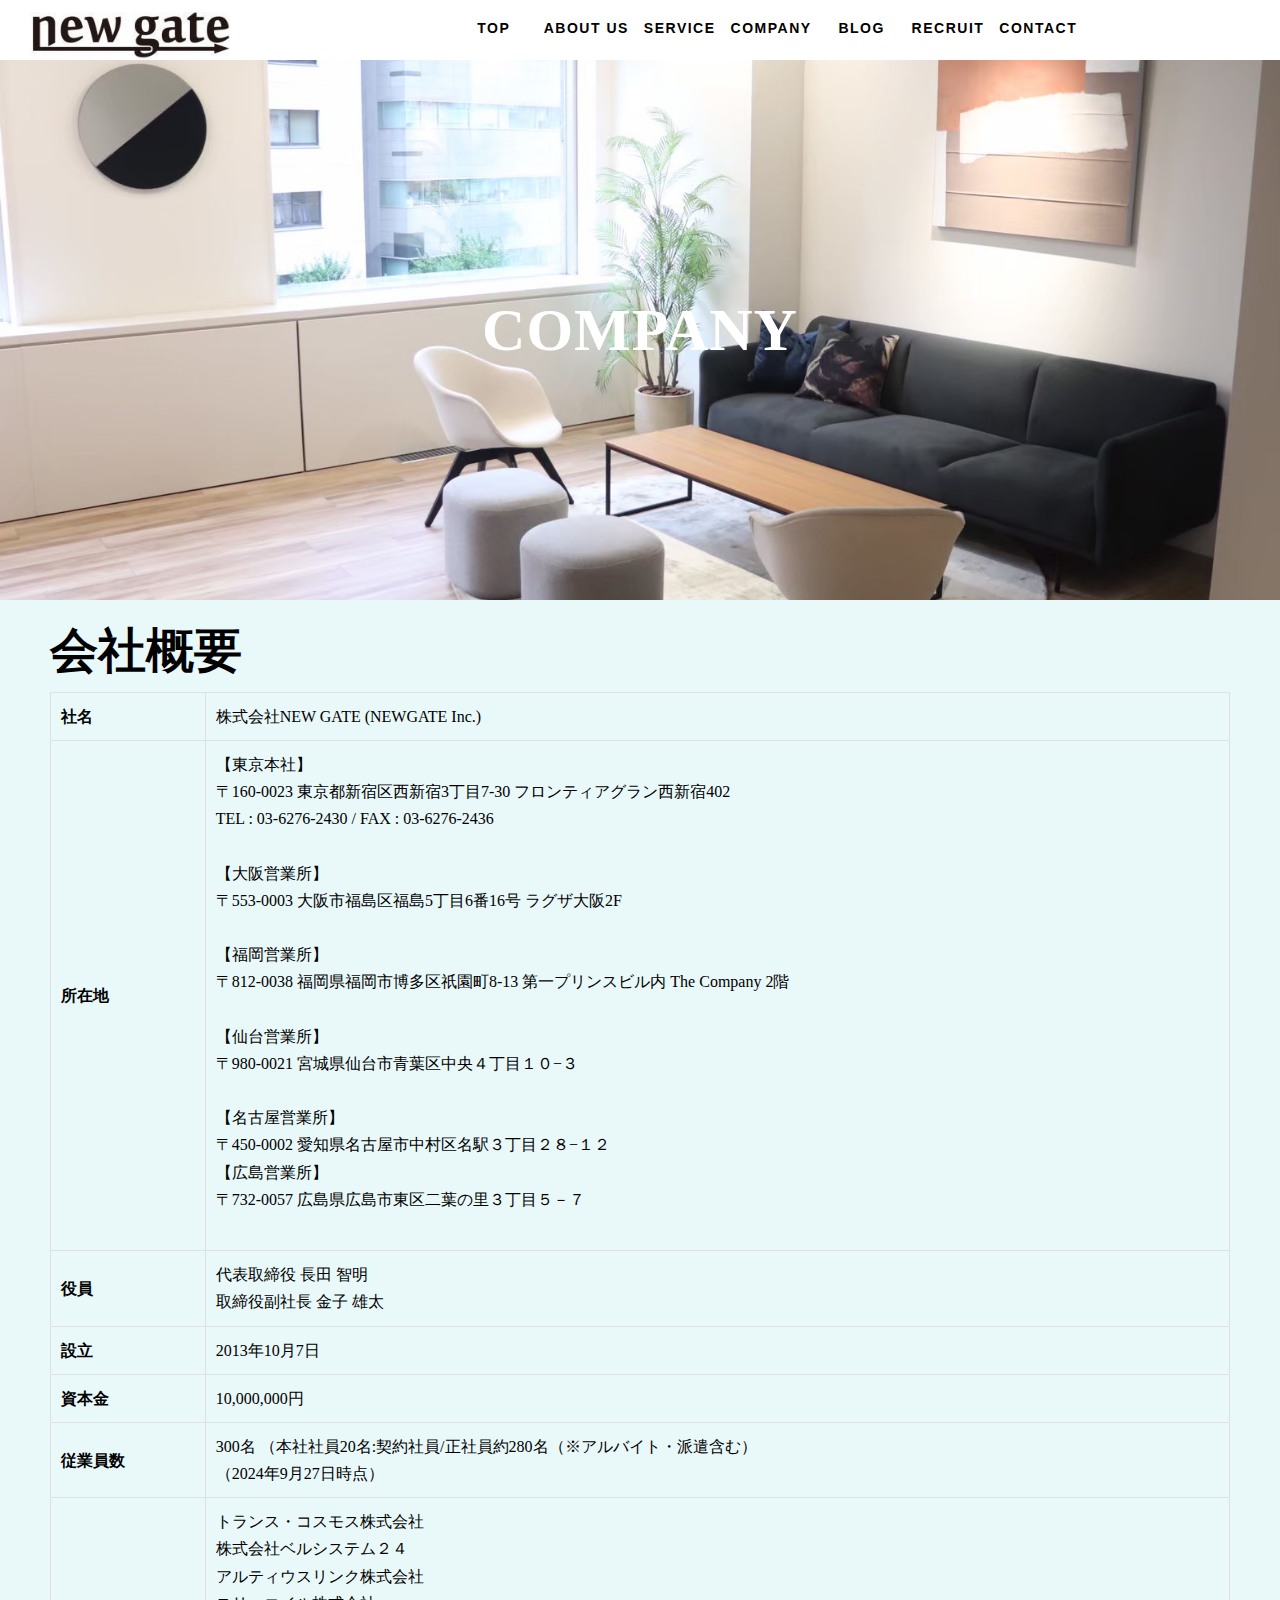
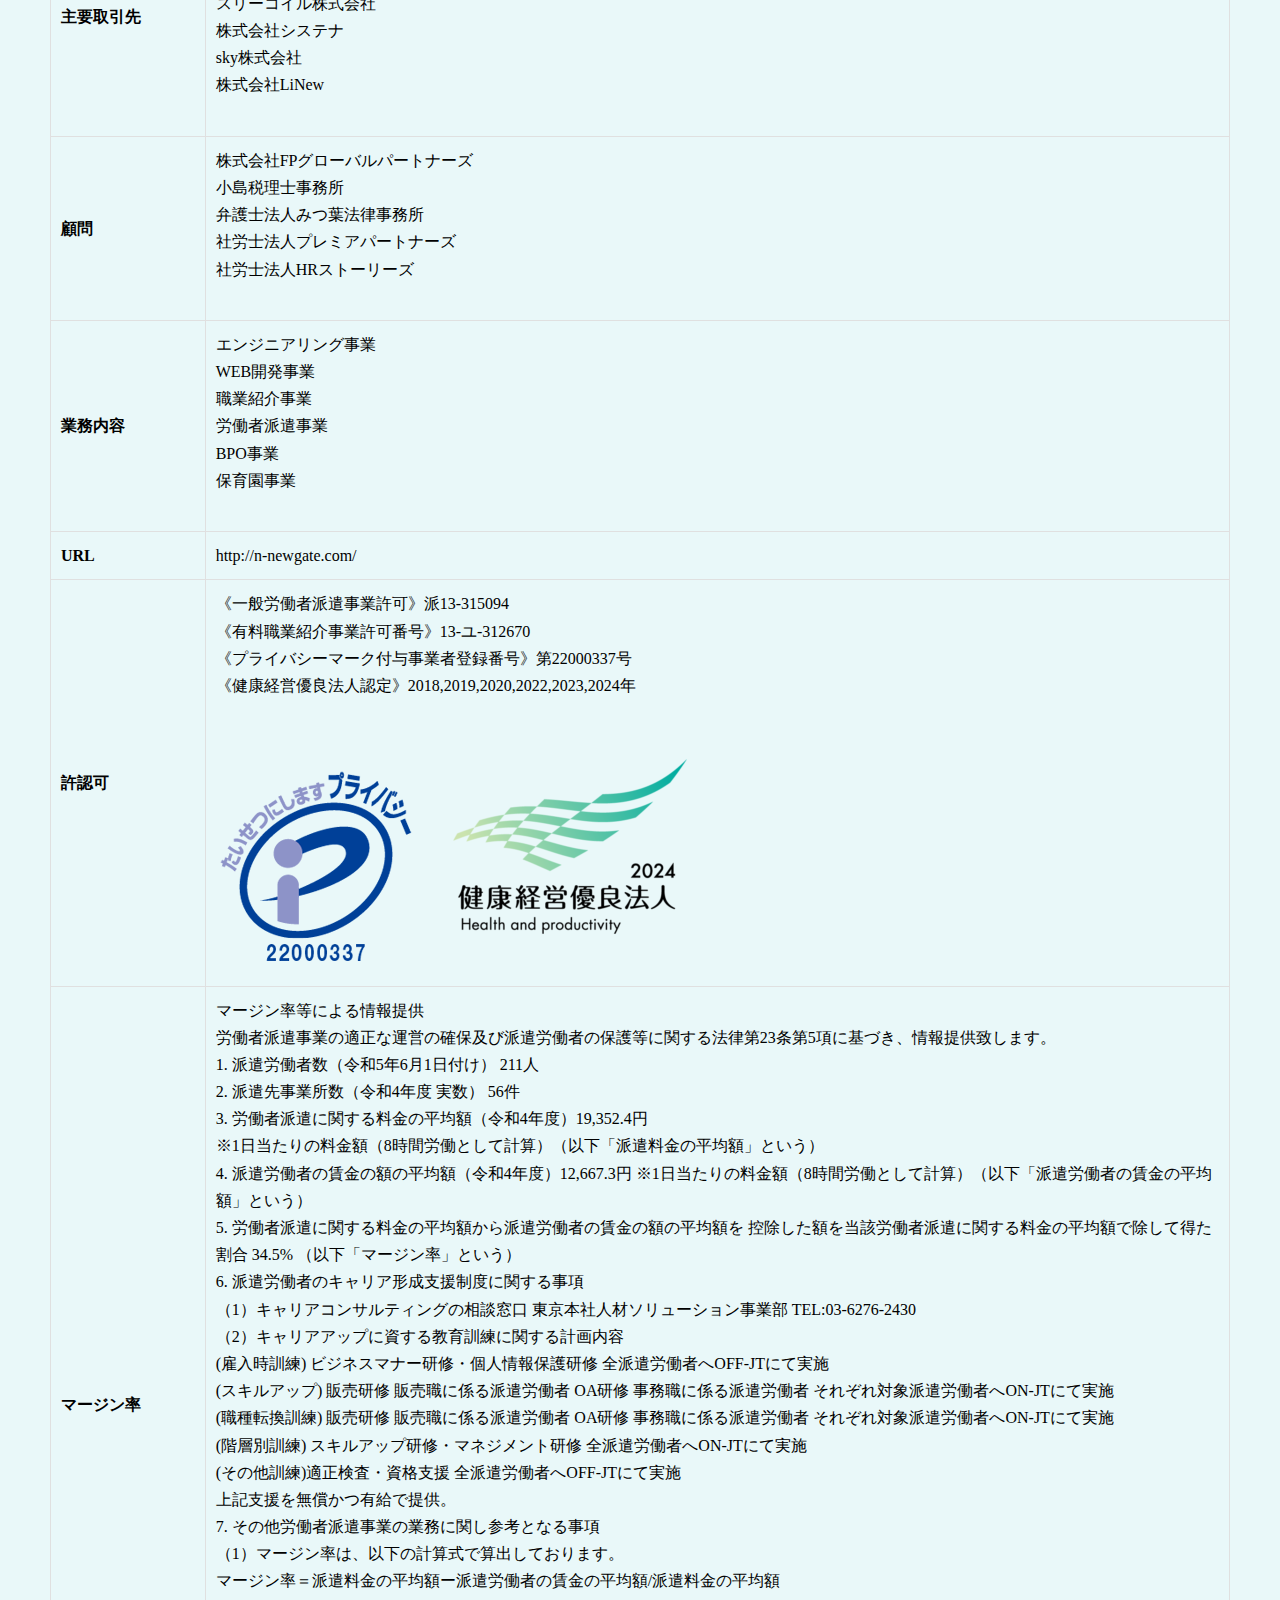
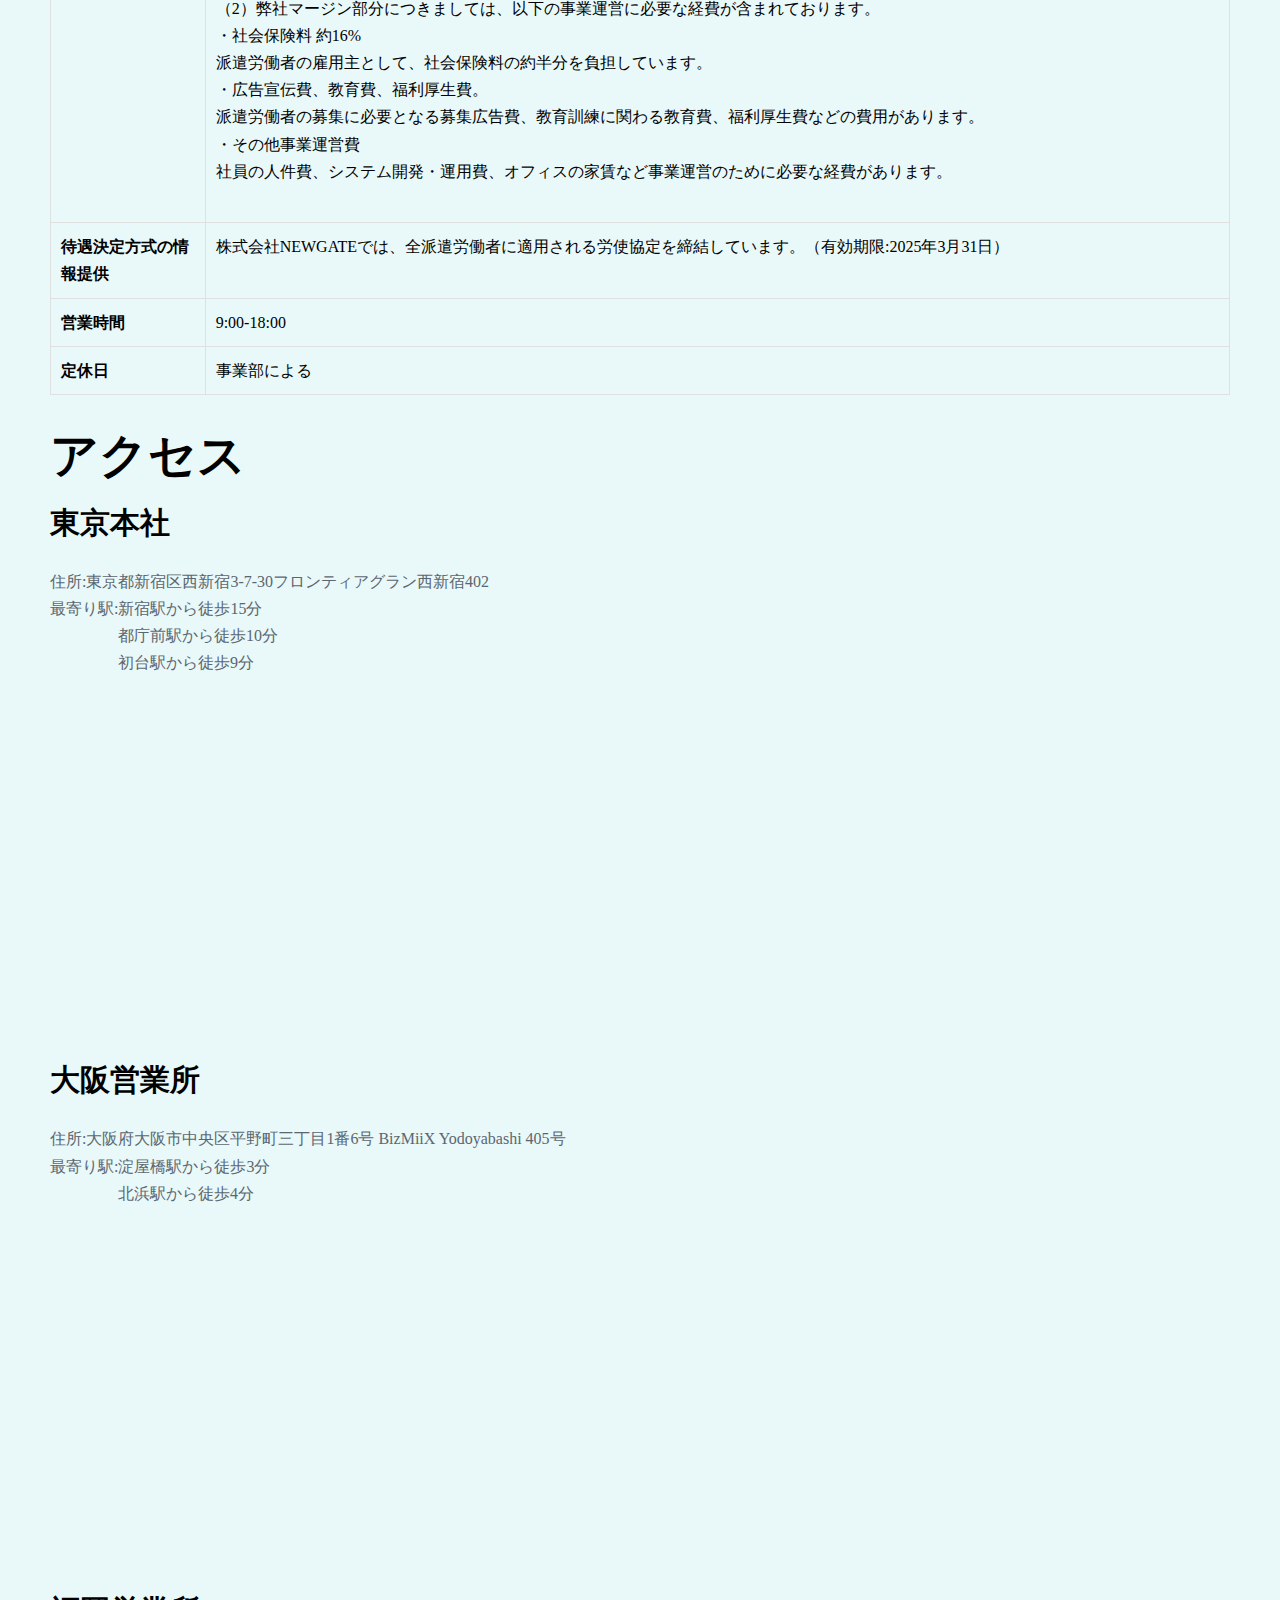
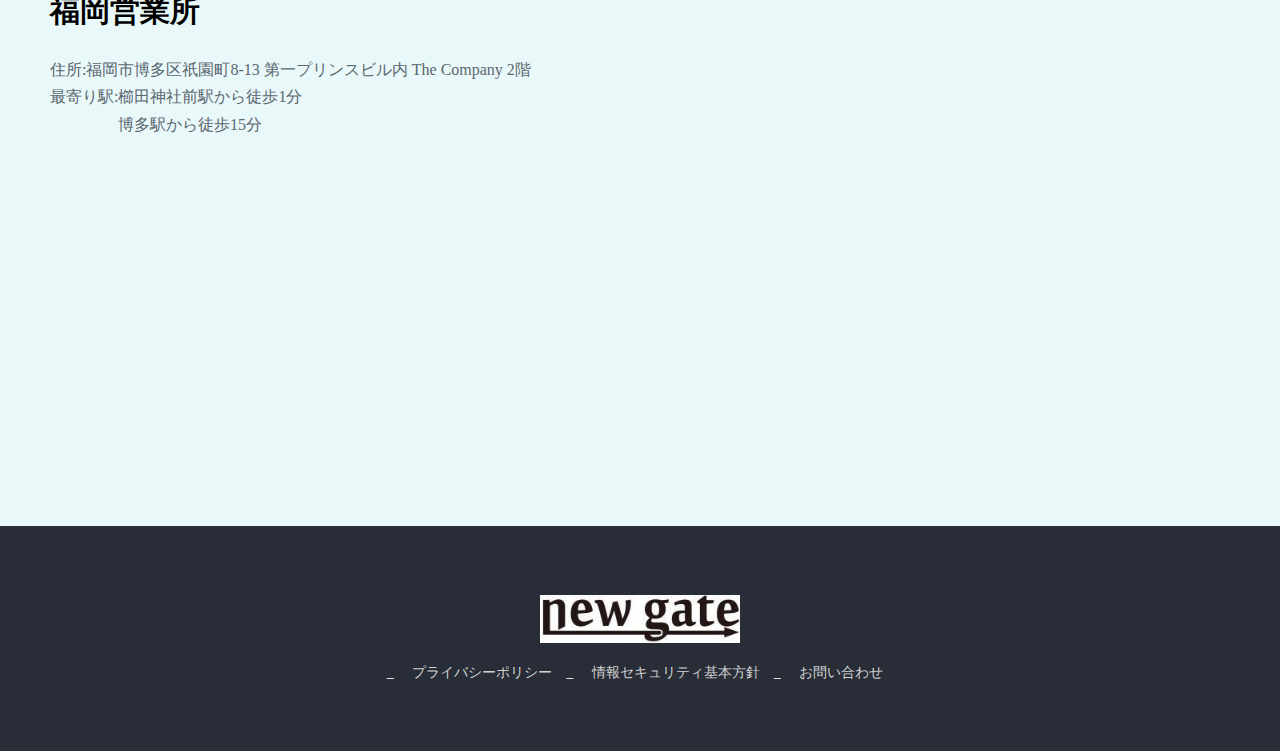
<file: Website_replication_practice/company.html>
<!DOCTYPE html>
<html lang="ja">
<head>
    <title>COMPANY</title>
    <meta charset="utf-8">  
    <meta name="viewport" content="width=device-width, initial-scale=1.0">
    <link rel="stylesheet" href="./css/style.css" />
    <script src="./js/index.js" defer></script>
  </head>

  <body>
        <header id="main-header">
      <div class="logo">
        <a href="./index.html">
          <img src="./images/cropped-NEW-GATEロゴ.jpg" alt="logo" />
        </a>
      </div>
      <div id="hamburger-menu">
        <input type="checkbox" id="menu-toggle" />
        <label for="menu-toggle" class="menu-button">
          <span></span>
        </label>
        <nav class="navigation">
            <ul>
              <li class="hover-border">
                <a href="./index.html">TOP</a>
              </li>
              <li class="hover-border">
                <a href="./aboutus.html">ABOUT US</a>
              </li>
              <li class="hover-border">
                <a href="./service.html">SERVICE</a>
              </li>
              <li class="hover-border">
                <a href="./company.html">COMPANY</a>
              </li>
              <li class="hover-border">
                <a href="./blog.html">BLOG</a>
              </li>
              <li class="hover-border">
                <a href="#">RECRUIT</a>
              </li>

              <li class="hover-border">
                <a href="./contact.html">CONTACT</a>
              </li>
            </ul>
          </nav>
        </div>
        <div class="hamburger-menu-empty"></div>
      </div>
    </header>
        <header id="sticky-header">
      <div class="logo">
        <a href="./index.html">
          <img src="./images/cropped-NEW-GATEロゴ.jpg" alt="logo" />
        </a>
      </div>
      <div id="JS-hamburger-menu">
        <input type="checkbox" id="JS-menu-toggle" />
        <label for="menu-toggle" class="menu-button">
          <span></span>
        </label>
        <nav class="navigation">
            <ul>
              <li class="hover-border">
                <a href="./index.html">TOP</a>
              </li>
              <li class="hover-border">
                <a href="./aboutus.html">ABOUT US</a>
              </li>
              <li class="hover-border">
                <a href="./service.html">SERVICE</a>
              </li>
              <li class="hover-border">
                <a href="./company.html">COMPANY</a>
              </li>
              <li class="hover-border">
                <a href="./blog.html">BLOG</a>
              </li>
              <li class="hover-border">
                <a href="#">RECRUIT</a>
              </li>

              <li class="hover-border">
                <a href="./contact.html">CONTACT</a>
              </li>
            </ul>
          </nav>
        </div>
        <div class="hamburger-menu-empty"></div>
      </div>
    </header>

    <div class="main company">
        <section class="top-wrapper">
            <div class="container">
                <p>COMPANY</p>
            </div>
        </section>
        <selection class="company-overview">
            <div class="company-container">
                <h2>会社概要</h2>
                <table border="1">
                    <tr>
                        <th>社名</th>
                        <td>株式会社NEW GATE (NEWGATE Inc.)</td>
                    </tr>
                    <tr>
                        <th>所在地</th>
                        <td>【東京本社】<br>
                            〒160-0023 東京都新宿区西新宿3丁目7-30 フロンティアグラン西新宿402<br>
                            TEL : 03-6276-2430 / FAX : 03-6276-2436<br>
                            <br>
                            【大阪営業所】<br>
                            〒553-0003 大阪市福島区福島5丁目6番16号 ラグザ大阪2F<br>
                            <br>
                            【福岡営業所】<br>
                            〒812-0038 福岡県福岡市博多区祇園町8-13 第一プリンスビル内 The Company 2階<br>
                            <br>
                            【仙台営業所】<br>
                            〒980-0021 宮城県仙台市青葉区中央４丁目１０−３<br>
                            <br>
                            【名古屋営業所】<br>
                            〒450-0002 愛知県名古屋市中村区名駅３丁目２８−１２<br>
                            
                            【広島営業所】<br>
                            〒732-0057 広島県広島市東区二葉の里３丁目５－７<br>
                            <br>
                        </td>
                    </tr>
                    <tr>
                        <th>役員</th>
                        <td>代表取締役 長田 智明<br>
                            取締役副社長 金子 雄太</td>
                    </tr>
                    <tr>
                        <th>設立</th>
                        <td>2013年10月7日</td>
                    </tr>
                    <tr>
                        <th>資本金</th>
                        <td>10,000,000円</td>
                    </tr>
                    <tr>
                        <th>従業員数</th>
                        <td>300名 （本社社員20名:契約社員/正社員約280名（※アルバイト・派遣含む）<br>
                            （2024年9月27日時点）
                        </td>
                    </tr>
                    <tr>
                        <th>主要取引先</th>
                        <td>トランス・コスモス株式会社<br>
                            株式会社ベルシステム２４<br>
                            アルティウスリンク株式会社<br>
                            スリーコイル株式会社<br>
                            株式会社システナ<br>
                            sky株式会社<br>
                            株式会社LiNew<br>
                            <br>
                        </td>
                    </tr>
                    <tr>
                        <th>顧問</th>
                        <td>株式会社FPグローバルパートナーズ<br>
                            小島税理士事務所<br>
                            弁護士法人みつ葉法律事務所<br>
                            社労士法人プレミアパートナーズ<br>
                            社労士法人HRストーリーズ<br>
                            <br>
                        </td>
                    </tr>
                    <tr>
                        <th>業務内容</th>
                        <td>エンジニアリング事業<br>
                            WEB開発事業<br>
                            職業紹介事業<br>
                            労働者派遣事業<br>
                            BPO事業<br>
                            保育園事業<br>
                            <br>
                        </td>
                    </tr>
                    <tr>
                        <th>URL</th>
                        <td>http://n-newgate.com/</td>
                    </tr>
                    <tr>
                        <th>許認可</th>
                        <td>《一般労働者派遣事業許可》派13-315094<br>
                            《有料職業紹介事業許可番号》13-ユ-312670<br>
                            《プライバシーマーク付与事業者登録番号》第22000337号<br>
                            《健康経営優良法人認定》2018,2019,2020,2022,2023,2024年<br>
                            <br>
                            <img src="./images/22000337_200_JP.png">
                            <img src="./images/Logo_Yuryo2024_Chusho_color_tate-300x241.png">

                        </td>
                    </tr>
                    <tr>
                        <th>マージン率</th>
                        <td>マージン率等による情報提供<br>
                            労働者派遣事業の適正な運営の確保及び派遣労働者の保護等に関する法律第23条第5項に基づき、情報提供致します。<br>
                            1. 派遣労働者数（令和5年6月1日付け） 211人<br>
                            2. 派遣先事業所数（令和4年度 実数） 56件<br>
                            3. 労働者派遣に関する料金の平均額（令和4年度）19,352.4円<br>
                            ※1日当たりの料金額（8時間労働として計算）（以下「派遣料金の平均額」という）<br>
                            4. 派遣労働者の賃金の額の平均額（令和4年度）12,667.3円 ※1日当たりの料金額（8時間労働として計算）（以下「派遣労働者の賃金の平均額」という）<br>
                            5. 労働者派遣に関する料金の平均額から派遣労働者の賃金の額の平均額を 控除した額を当該労働者派遣に関する料金の平均額で除して得た割合 34.5% （以下「マージン率」という）<br>
                            6. 派遣労働者のキャリア形成支援制度に関する事項<br>
                            （1）キャリアコンサルティングの相談窓口 東京本社人材ソリューション事業部 TEL:03-6276-2430<br>
                            （2）キャリアアップに資する教育訓練に関する計画内容<br>
                            (雇入時訓練) ビジネスマナー研修・個人情報保護研修 全派遣労働者へOFF-JTにて実施<br>
                            (スキルアップ) 販売研修 販売職に係る派遣労働者 OA研修 事務職に係る派遣労働者 それぞれ対象派遣労働者へON-JTにて実施<br>
                            (職種転換訓練) 販売研修 販売職に係る派遣労働者 OA研修 事務職に係る派遣労働者 それぞれ対象派遣労働者へON-JTにて実施<br>
                            (階層別訓練) スキルアップ研修・マネジメント研修 全派遣労働者へON-JTにて実施<br>
                            (その他訓練)適正検査・資格支援 全派遣労働者へOFF-JTにて実施<br>
                            上記支援を無償かつ有給で提供。<br>
                            7. その他労働者派遣事業の業務に関し参考となる事項<br>
                            （1）マージン率は、以下の計算式で算出しております。<br>
                            マージン率＝派遣料金の平均額ー派遣労働者の賃金の平均額/派遣料金の平均額<br>
                            （2）弊社マージン部分につきましては、以下の事業運営に必要な経費が含まれております。<br>
                            ・社会保険料 約16% <br>
                            派遣労働者の雇用主として、社会保険料の約半分を負担しています。<br>
                            ・広告宣伝費、教育費、福利厚生費。<br>
                            派遣労働者の募集に必要となる募集広告費、教育訓練に関わる教育費、福利厚生費などの費用があります。<br>
                            ・その他事業運営費 <br>
                            社員の人件費、システム開発・運用費、オフィスの家賃など事業運営のために必要な経費があります。<br>
                            <br>
                        </td>
                    </tr>
                    <tr>
                        <th>待遇決定方式の情報提供</th>
                        <td>株式会社NEWGATEでは、全派遣労働者に適用される労使協定を締結しています。（有効期限:2025年3月31日）<br>
                            <br>
                        </td>
                    </tr>
                    <tr>
                        <th>営業時間</th>
                        <td>9:00-18:00</td>
                    </tr>
                    <tr>
                        <th>定休日</th>
                        <td>事業部による</td>
                    </tr>
                </table>
            </div>
        </selection>
        <section class="access">
            <div class="company-container">
                <h2>アクセス</h2>
                <div class="tokyo-office">
                    <p class="office-name">東京本社</p>
                    <p class="darkgray-text">住所:東京都新宿区西新宿3-7-30フロンティアグラン西新宿402<br>
                        最寄り駅:新宿駅から徒歩15分<br>
                        <span></span>都庁前駅から徒歩10分<br>
                        <span></span>初台駅から徒歩9分</p>
                    <iframe src="https://www.google.com/maps/embed?pb=!1m18!1m12!1m3!1d1620.3308953444043!2d139.6887265177602!3d35.685328872585906!2m3!1f0!2f0!3f0!3m2!1i1024!2i768!4f13.1!3m3!1m2!1s0x6018f32d2749522b%3A0x2a65126680b79fc5!2z44CSMTYwLTAwMjMg5p2x5Lqs6YO95paw5a6_5Yy66KW_5paw5a6_77yT5LiB55uu77yX4oiS77yT77yQIOODleODreODs-ODhuOCo-OCouOCsOODqeODs-ilv-aWsOWuvw!5e0!3m2!1sja!2sjp!4v1729997773107!5m2!1sja!2sjp" 
                        width="100%" height="350" style="border:0;" allowfullscreen="" loading="lazy" referrerpolicy="no-referrer-when-downgrade">"     
                    </iframe>
                </div>
                <div class="osaka-office">
                    <p class="office-name">大阪営業所</p>
                    <p class="darkgray-text">住所:大阪府大阪市中央区平野町三丁目1番6号 BizMiiX Yodoyabashi 405号<br>
                        最寄り駅:淀屋橋駅から徒歩3分<br>
                        <span></span>北浜駅から徒歩4分<p>
                    <iframe src="https://www.google.com/maps/embed?pb=!1m18!1m12!1m3!1d1640.3429186402582!2d135.50183941772482!3d34.68787767292431!2m3!1f0!2f0!3f0!3m2!1i1024!2i768!4f13.1!3m3!1m2!1s0x6000e73264762915%3A0x790670f93dc64b85!2zQml6TWlpWCBZb2RveWFiYXNoae-8iOODk-OCuuODn-ODg-OCr-OCuea3gOWxi-api--8iQ!5e0!3m2!1sja!2sjp!4v1729998190443!5m2!1sja!2sjp" 
                        width="100%" height="350" style="border:0;" allowfullscreen="" loading="lazy" referrerpolicy="no-referrer-when-downgrade">
                    </iframe>
                </div>
                <div class="fukuoka-office">
                    <p class="office-name">福岡営業所</p>
                    <p class="darkgray-text">住所:福岡市博多区祇園町8-13 第一プリンスビル内 The Company 2階<br>
                        最寄り駅:櫛田神社前駅から徒歩1分<br>
                        <span></span>博多駅から徒歩15分<p>
                    <iframe src="https://www.google.com/maps/embed?pb=!1m18!1m12!1m3!1d1661.7728198115078!2d130.40967481768686!3d33.59114447333423!2m3!1f0!2f0!3f0!3m2!1i1024!2i768!4f13.1!3m3!1m2!1s0x354191bfd9efffff%3A0xd5ade550397f6d77!2zVGhlIENvbXBhbnkg44Kt44Oj44OK44Or44K344OG44Kj5Y2a5aSa5YmN5bqX!5e0!3m2!1sja!2sjp!4v1729998365569!5m2!1sja!2sjp" 
                        width="100%" height="350" style="border:0;" allowfullscreen="" loading="lazy" referrerpolicy="no-referrer-when-downgrade">
                    </iframe>
                </div>
            </div>
        </div>
    </div>
	<footer>
		<div class="footer-container">
			<img class="footer-logo" src="./images/cropped-NEW-GATEロゴ.jpg">
			<div class="footer-list">
			    <ul>
				    <li><span>_</span>
                        <a href="#">プライバシーポリシー</a>
                    </li>
				    <li><span>_</span>
                        <a href="#">情報セキュリティ基本方針</a>
                    </li>
				    <li>
                        <span>_</span>
                        <a href="./contact.html">お問い合わせ</a>
                    </li>
			    </ul>
			</div>
        </div>
	</footer>

</body>
</html>
</file>
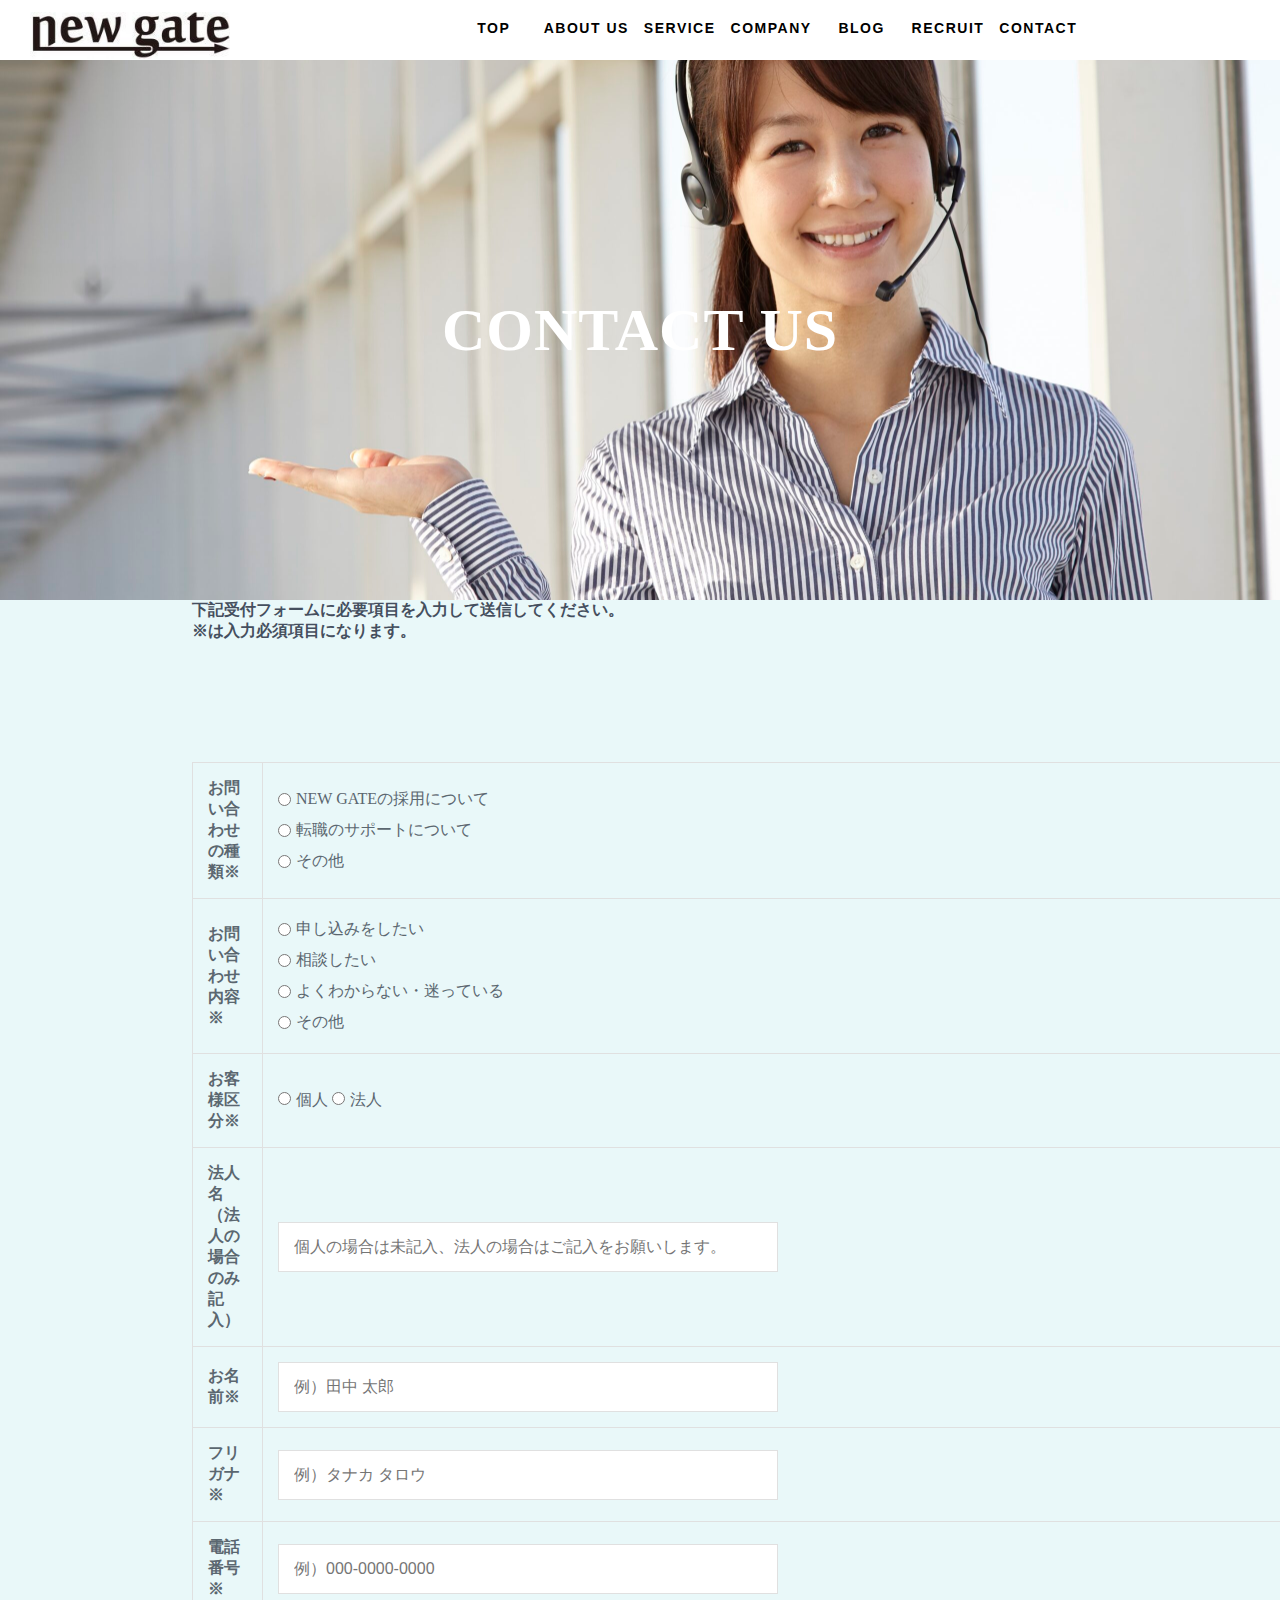
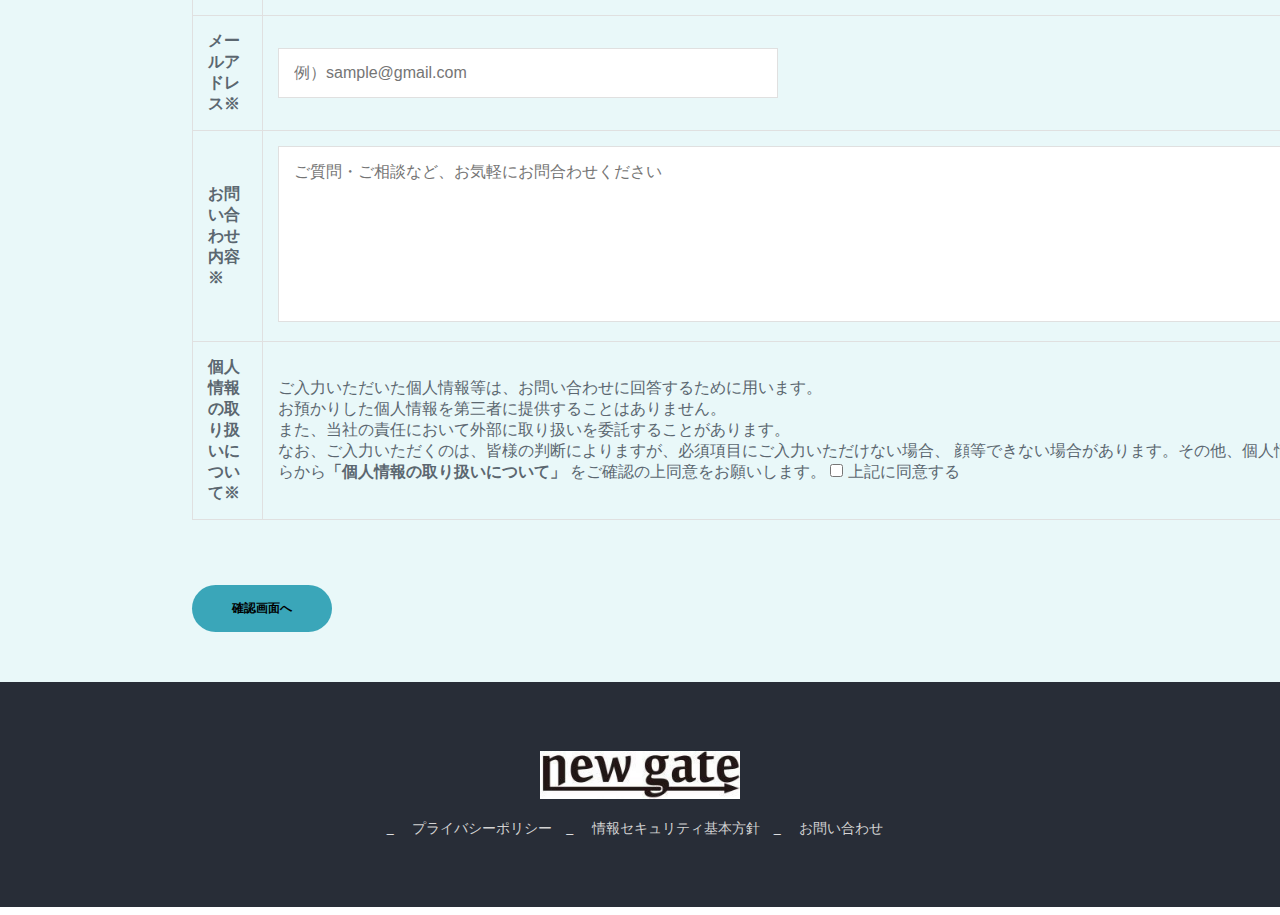
<file: Website_replication_practice/contact.html>
<!DOCTYPE html>
<html lang="ja">
  <head>
    <title>Contact</title>
    <meta charset="utf-8" />
    <meta name="viewport" content="width=device-width, initial-scale=1.0" />
    <link rel="stylesheet" href="./css/style.css" />
    <script src="./js/index.js" defer></script>
  </head>
  <body>
    <header id="main-header">
      <div class="logo">
        <a href="./index.html">
          <img src="./images/cropped-NEW-GATEロゴ.jpg" alt="logo" />
        </a>
      </div>
      <div id="hamburger-menu">
        <input type="checkbox" id="menu-toggle" />
        <label for="menu-toggle" class="menu-button">
          <span></span>
        </label>
        <nav class="navigation">
          <ul>
            <li class="hover-border">
              <a href="./index.html">TOP</a>
            </li>
            <li class="hover-border">
              <a href="./aboutus.html">ABOUT US</a>
            </li>
            <li class="hover-border">
              <a href="./service.html">SERVICE</a>
            </li>
            <li class="hover-border">
              <a href="./company.html">COMPANY</a>
            </li>
            <li class="hover-border">
              <a href="./blog.html">BLOG</a>
            </li>
            <li class="hover-border">
              <a href="#">RECRUIT</a>
            </li>
            <li class="hover-border">
              <a href="./contact.html">CONTACT</a>
            </li>
          </ul>
        </nav>
      </div>
      <div class="hamburger-menu-empty"></div>
    </header>
    <header id="sticky-header">
      <div class="logo">
        <a href="./index.html">
          <img src="./images/cropped-NEW-GATEロゴ.jpg" alt="logo" />
        </a>
      </div>
      <div id="JS-hamburger-menu">
        <input type="checkbox" id="JS-menu-toggle" />
        <label for="menu-toggle" class="menu-button">
          <span></span>
        </label>
        <nav class="navigation">
          <ul>
            <li class="hover-border">
              <a href="./index.html">TOP</a>
            </li>
            <li class="hover-border">
              <a href="./aboutus.html">ABOUT US</a>
            </li>
            <li class="hover-border">
              <a href="./service.html">SERVICE</a>
            </li>
            <li class="hover-border">
              <a href="./company.html">COMPANY</a>
            </li>
            <li class="hover-border">
              <a href="./blog.html">BLOG</a>
            </li>
            <li class="hover-border">
              <a href="#">RECRUIT</a>
            </li>
            <li class="hover-border">
              <a href="./contact.html">CONTACT</a>
            </li>
          </ul>
        </nav>
      </div>
      <div class="hamburger-menu-empty"></div>
    </header>
    <div class="main contact">
      <section class="top-wrapper">
        <div class="container">
          <p>CONTACT US</p>
        </div>
      </section>
      <section class="input-field">
        <div class="container">
          <p>
            <strong
              >下記受付フォームに必要項目を入力して送信してください。<br />
              ※は入力必須項目になります。</strong
            >
          </p>
          <form action="#">
            <table border="1">
              <tr>
                <th class="required">お問い合わせの種類※</th>
                <td>
                  <div class="radio-group">
                    <label>
                      <input
                        type="radio"
                        name="inquiry-type"
                        value="adopt"
                        required
                      />NEW GATEの採用について
                    </label>
                    <label>
                      <input
                        type="radio"
                        name="inquiry-type"
                        value="job-change-support"
                        required
                      />転職のサポートについて
                    </label>
                    <label>
                      <input
                        type="radio"
                        name="inquiry-type"
                        value="other"
                        required
                      />その他
                    </label>
                  </div>
                </td>
              </tr>
              <tr>
                <th>お問い合わせ内容※</th>
                <td>
                  <div class="radio-group">
                    <label>
                      <input
                        type="radio"
                        name="inquiry-details"
                        value="application"
                        required
                      />申し込みをしたい
                    </label>
                    <label>
                      <input
                        type="radio"
                        name="inquiry-details"
                        value="consult"
                        required
                      />相談したい
                    </label>
                    <label>
                      <input
                        type="radio"
                        name="inquiry-details"
                        value="undecided"
                        required
                      />よくわからない・迷っている
                    </label>
                    <label>
                      <input
                        type="radio"
                        name="inquiry-details"
                        value="other"
                        required
                      />その他
                    </label>
                  </div>
                </td>
              </tr>
              <tr>
                <th>お客様区分※</th>
                <td>
                  <label>
                    <input
                      type="radio"
                      name="customer-type"
                      value="individual"
                      required
                    />個人
                  </label>
                  <label>
                    <input
                      type="radio"
                      name="customer-type"
                      value="corporate"
                      required
                    />法人
                  </label>
                </td>
              </tr>
              <tr>
                <th>法人名（法人の場合のみ記入）</th>
                <td>
                  <input
                    type="text"
                    name="name"
                    placeholder="個人の場合は未記入、法人の場合はご記入をお願いします。"
                  />
                </td>
              </tr>
              <tr>
                <th>お名前※</th>
                <td>
                  <input
                    type="text"
                    name="name"
                    placeholder="例）田中 太郎"
                    required
                  />
                </td>
              </tr>
              <tr>
                <th>フリガナ※</th>
                <td>
                  <input
                    type="text"
                    name="name"
                    placeholder="例）タナカ タロウ"
                    required
                  />
                </td>
              </tr>
              <tr>
                <th>電話番号※</th>
                <td>
                  <input
                    type="tel"
                    name="name"
                    placeholder="例）000-0000-0000"
                    required
                  />
                </td>
              </tr>
              <tr>
                <th>メールアドレス※</th>
                <td>
                  <input
                    type="email"
                    name="email"
                    placeholder="例）sample@gmail.com"
                    required
                  />
                </td>
              </tr>
              <tr>
                <th>お問い合わせ内容※</th>
                <td>
                  <textarea
                    name="inquiry_details"
                    rows="8"
                    cols="120"
                    placeholder="ご質問・ご相談など、お気軽にお問合わせください"
                    required
                  ></textarea>
                </td>
              </tr>
              <tr>
                <th>個人情報の取り扱いについて※</th>
                <td>
                  <p>
                    ご入力いただいた個人情報等は、お問い合わせに回答するために用います。<br />
                    お預かりした個人情報を第三者に提供することはありません。<br />
                    また、当社の責任において外部に取り扱いを委託することがあります。<br />
                    なお、ご入力いただくのは、皆様の判断によりますが、必須項目にご入力いただけない場合、
                    顔等できない場合があります。その他、個人情報の取り扱いに関しては、
                    <a href="#">こちら</a>から<strong
                      >「個人情報の取り扱いについて」</strong
                    >
                    をご確認の上同意をお願いします。
                    <input type="checkbox" required />上記に同意する
                  </p>
                </td>
              </tr>
            </table>
            <div class="submit-btn">
              <a class="btn" href="#">確認画面へ</a>
            </div>
          </form>
        </div>
      </section>
    </div>
    <footer>
      <div class="footer-container">
        <img class="footer-logo" src="./images/cropped-NEW-GATEロゴ.jpg" />
        <div class="footer-list">
          <ul>
            <li>
              <span>_</span>
              <a href="#">プライバシーポリシー</a>
            </li>
            <li>
              <span>_</span>
              <a href="#">情報セキュリティ基本方針</a>
            </li>
            <li>
              <span>_</span>
              <a href="./contact.html">お問い合わせ</a>
            </li>
          </ul>
        </div>
      </div>
    </footer>
  </body>
</html>
</file>
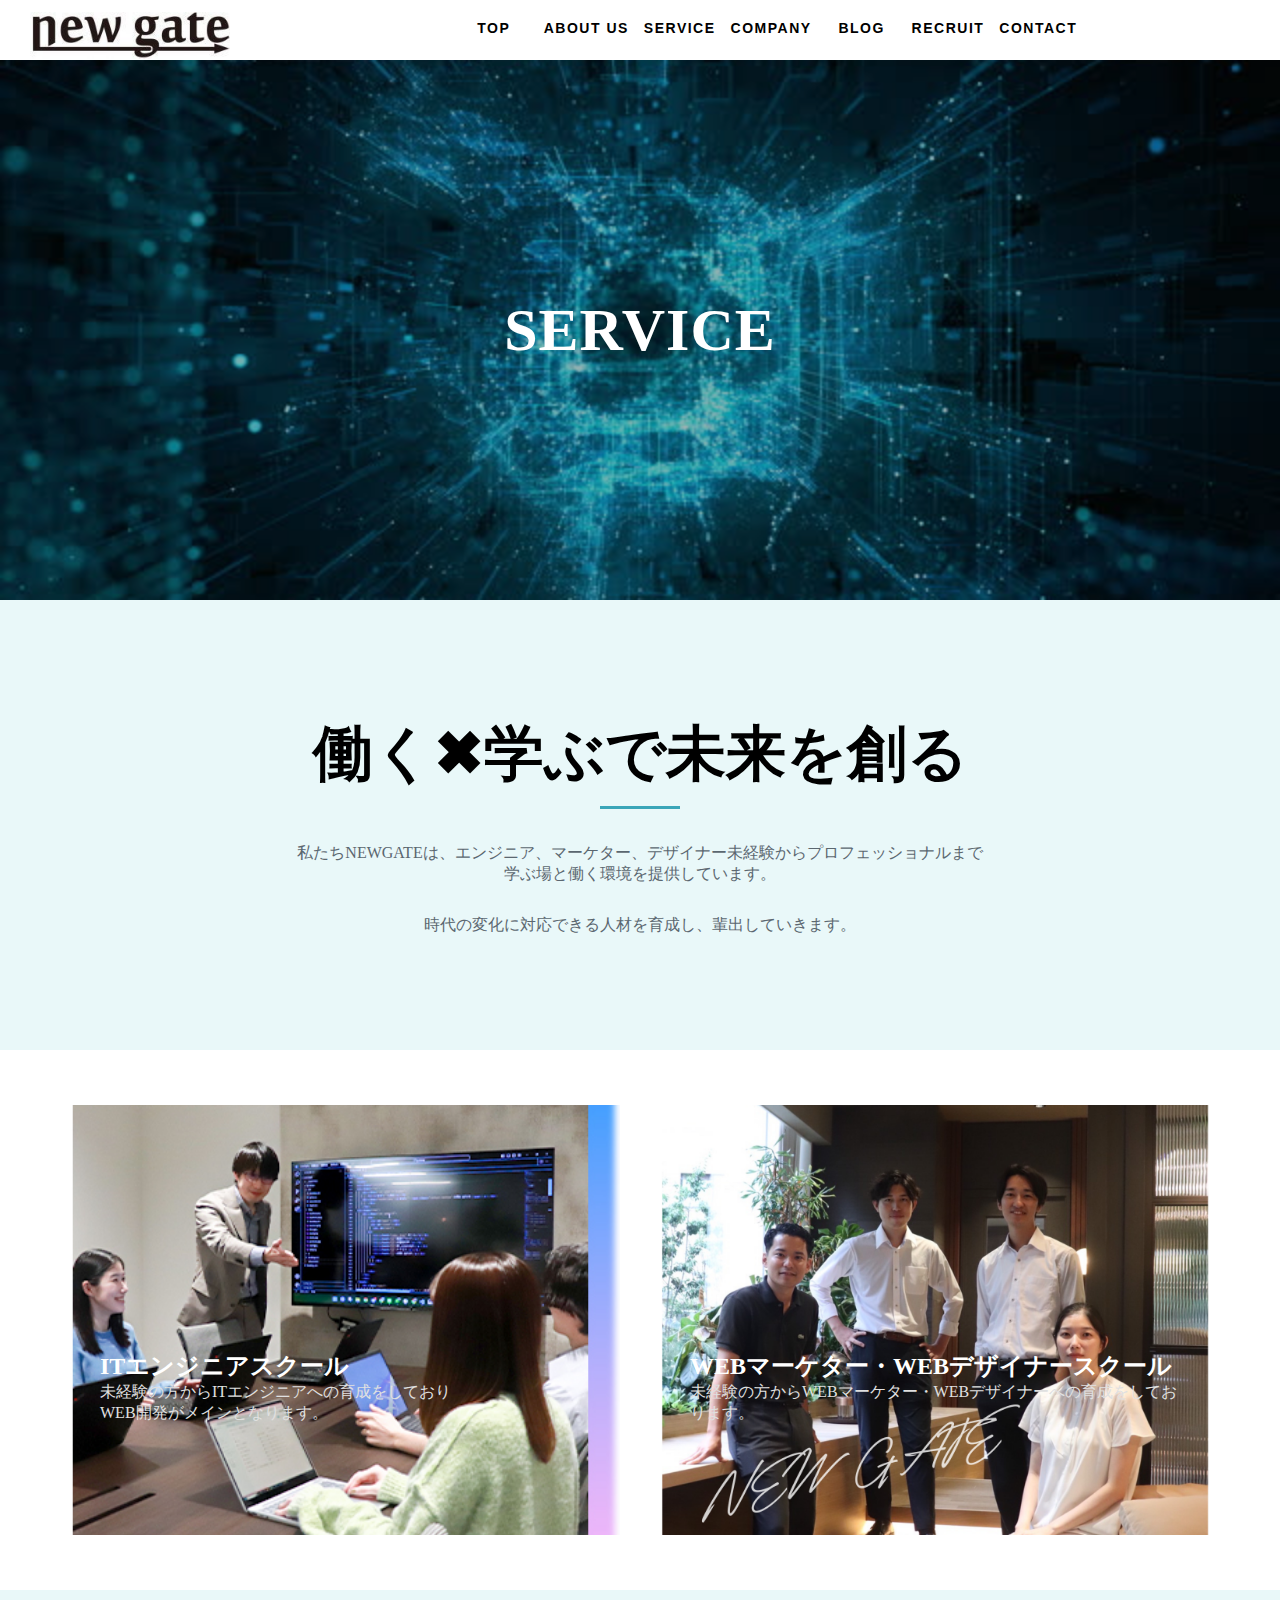
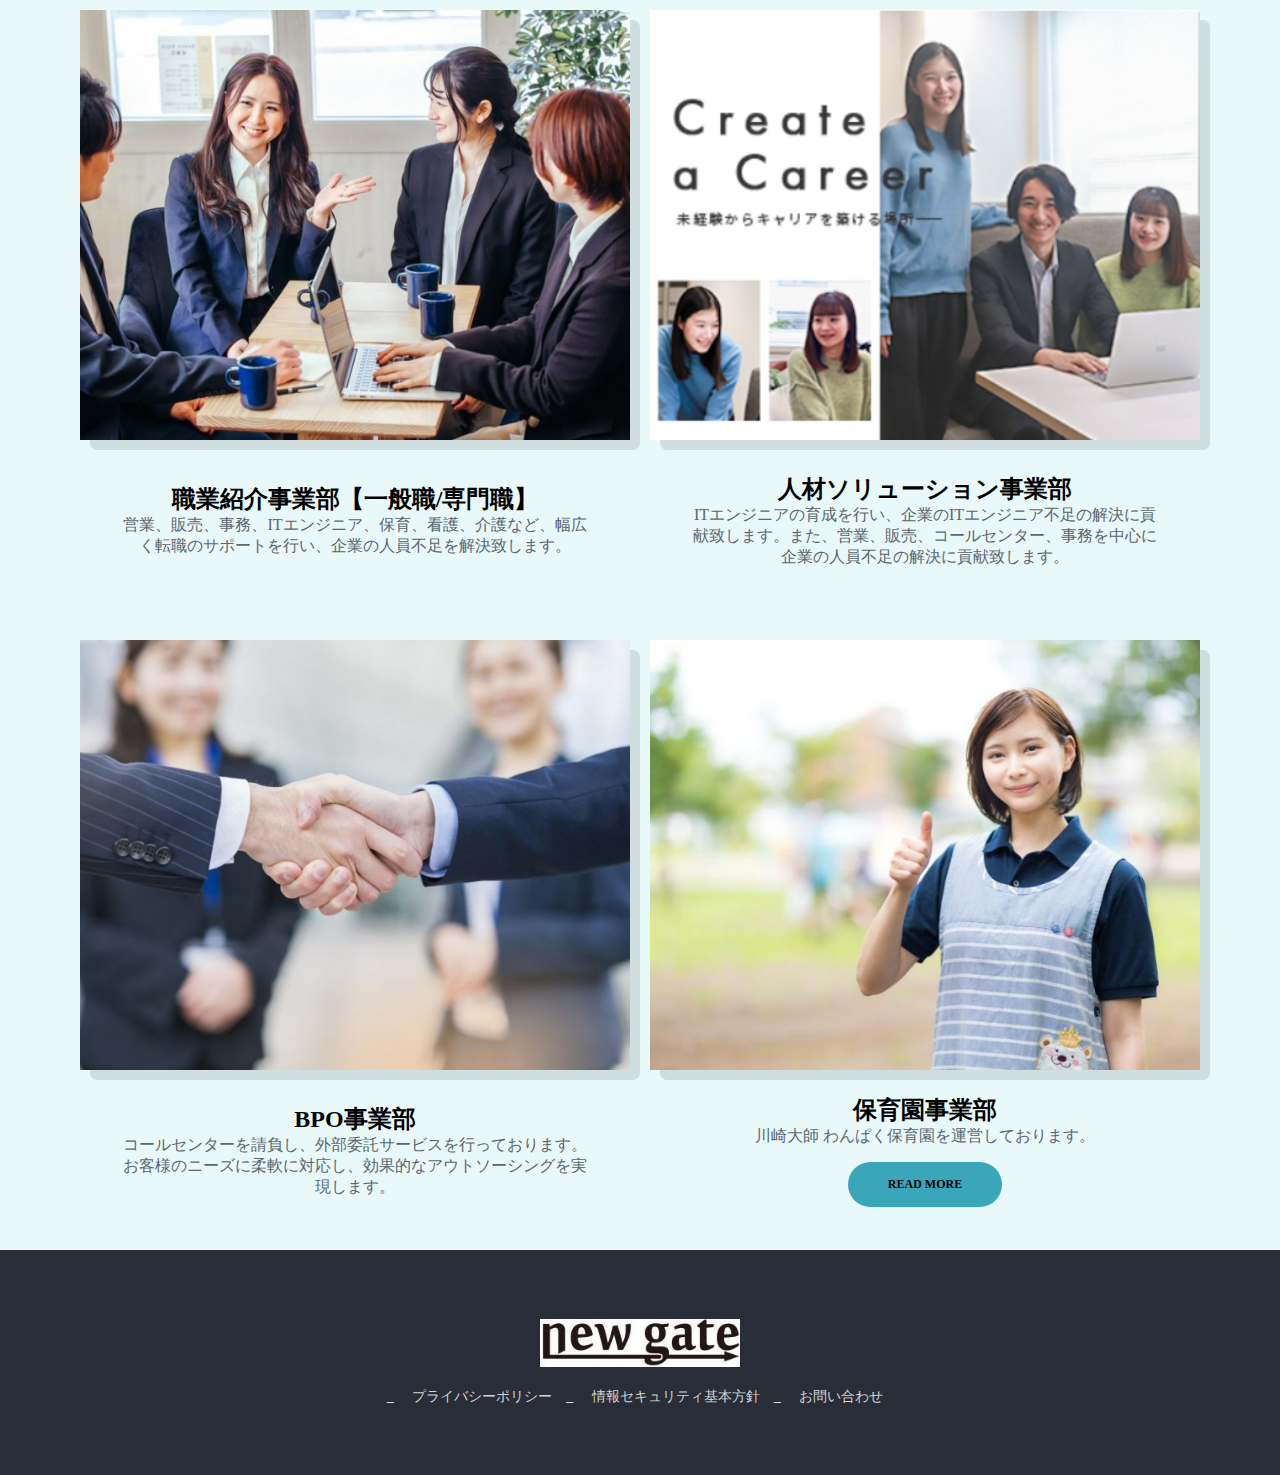
<file: Website_replication_practice/service.html>
<!DOCTYPE html>
<html lang="ja">
  <head>
    <title>Services</title>
    <meta charset="utf-8" />
    <meta name="viewport" content="width=device-width, initial-scale=1.0" />
    <link rel="stylesheet" href="./css/style.css" />
    <script src="./js/index.js" defer></script>
  </head>
  <body>
    <header id="main-header">
      <div class="logo">
        <a href="./index.html">
          <img src="./images/cropped-NEW-GATEロゴ.jpg" alt="logo" />
        </a>
      </div>
      <div id="hamburger-menu">
        <input type="checkbox" id="menu-toggle" />
        <label for="menu-toggle" class="menu-button">
          <span></span>
        </label>
        <nav class="navigation">
          <ul>
            <li class="hover-border">
              <a href="./index.html">TOP</a>
            </li>
            <li class="hover-border">
              <a href="./aboutus.html">ABOUT US</a>
            </li>
            <li class="hover-border">
              <a href="./service.html">SERVICE</a>
            </li>
            <li class="hover-border">
              <a href="./company.html">COMPANY</a>
            </li>
            <li class="hover-border">
              <a href="./blog.html">BLOG</a>
            </li>
            <li class="hover-border">
              <a href="#">RECRUIT</a>
            </li>
            <li class="hover-border">
              <a href="./contact.html">CONTACT</a>
            </li>
          </ul>
        </nav>
      </div>
      <div class="hamburger-menu-empty"></div>
    </header>
    <header id="sticky-header">
      <div class="logo">
        <a href="./index.html">
          <img src="./images/cropped-NEW-GATEロゴ.jpg" alt="logo" />
        </a>
      </div>
      <div id="JS-hamburger-menu">
        <input type="checkbox" id="JS-menu-toggle" />
        <label for="menu-toggle" class="menu-button">
          <span></span>
        </label>
        <nav class="navigation">
          <ul>
            <li class="hover-border">
              <a href="./index.html">TOP</a>
            </li>
            <li class="hover-border">
              <a href="./aboutus.html">ABOUT US</a>
            </li>
            <li class="hover-border">
              <a href="./service.html">SERVICE</a>
            </li>
            <li class="hover-border">
              <a href="./company.html">COMPANY</a>
            </li>
            <li class="hover-border">
              <a href="./blog.html">BLOG</a>
            </li>
            <li class="hover-border">
              <a href="#">RECRUIT</a>
            </li>
            <li class="hover-border">
              <a href="./contact.html">CONTACT</a>
            </li>
          </ul>
        </nav>
      </div>
      <div class="hamburger-menu-empty"></div>
    </header>
    <div class="main service">
      <section class="top-wrapper">
        <div class="background"></div>
        <div class="container">
          <p>SERVICE</p>
        </div>
      </section>
      <section class="service-title">
        <div class="container">
          <div class="content">
            <h1>働く✖︎学ぶで未来を創る</h1>
            <div class="separator">
              <span class="line" aria-hidden="true"></span>
            </div>
            <p class="darkgray-text">
              私たちNEWGATEは、エンジニア、マーケター、デザイナー未経験からプロフェッショナルまで<br />
              学ぶ場と働く環境を提供しています。
            </p>
            <p class="darkgray-text">
              時代の変化に対応できる人材を育成し、輩出していきます。
            </p>
          </div>
        </div>
      </section>
      <section class="service-school">
        <div class="container">
          <div class="school-engineer">
            <div class="school-image">
              <img src="./images/doda③.png" />
              <div class="school-text">
                <h3>ITエンジニアスクール</h3>
                <p class="lightgray-text">
                  未経験の方からITエンジニアへの育成をしており<br />WEB開発がメインとなります。
                </p>
              </div>
            </div>
          </div>
          <div class="school-marketer">
            <div class="school-image">
              <img src="./images/canva作成①.png" />
              <div class="school-text">
                <h3>WEBマーケター・WEBデザイナースクール</h3>
                <p class="lightgray-text">
                  未経験の方からWEBマーケター・WEBデザイナーへの育成をしております。
                </p>
              </div>
            </div>
          </div>
        </div>
      </section>
      <section class="division solutions">
        <div class="container">
          <div class="job-placement">
            <div class="division-image">
              <img src="./images/職業紹介事業部.jpeg" />
            </div>
            <div class="division-text">
              <h5>職業紹介事業部【一般職/専門職】</h5>
              <p class="darkgray-text">
                営業、販売、事務、ITエンジニア、保育、看護、介護など、幅広く転職のサポートを行い、企業の人員不足を解決致します。
              </p>
            </div>
          </div>
          <div class="human-solutions">
            <div class="division-image">
              <img src="./images/未経験からキャリアを.png" />
            </div>
            <div class="division-text">
              <h5>人材ソリューション事業部</h5>
              <p class="darkgray-text">
                ITエンジニアの育成を行い、企業のITエンジニア不足の解決に貢献致します。また、営業、販売、コールセンター、事務を中心に企業の人員不足の解決に貢献致します。
              </p>
            </div>
          </div>
        </div>
      </section>
      <section class="division management">
        <div class="container">
          <div class="bpo-division">
            <div class="division-image">
              <img src="./images/BPOjigyoubu.jpeg" />
            </div>
            <div class="division-text">
              <h5>BPO事業部</h5>
              <p class="darkgray-text">
                コールセンターを請負し、外部委託サービスを行っております。お客様のニーズに柔軟に対応し、効果的なアウトソーシングを実現します。
              </p>
            </div>
          </div>
          <div class="nursery-division">
            <div class="division-image">
              <img src="./images/保育園事業部.jpeg" />
            </div>
            <div class="division-text">
              <h5>保育園事業部</h5>
              <p class="darkgray-text">
                川崎大師 わんぱく保育園を運営しております。
              </p>
              <a class="btn" href="#">READ MORE</a>
            </div>
          </div>
        </div>
      </section>
    </div>
    <footer>
      <div class="footer-container">
        <img class="footer-logo" src="./images/cropped-NEW-GATEロゴ.jpg" />
        <div class="footer-list">
          <ul>
            <li>
              <span>_</span>
              <a href="#">プライバシーポリシー</a>
            </li>
            <li>
              <span>_</span>
              <a href="#">情報セキュリティ基本方針</a>
            </li>
            <li>
              <span>_</span>
              <a href="./contact.html">お問い合わせ</a>
            </li>
          </ul>
        </div>
      </div>
    </footer>
  </body>
</html>
</file>
<file: jQuery/css/style.css>
.questions-wrapper {
  display: grid;
  grid-template-columns: 1fr 1fr;
  gap: 1rem;
}

button {
  height: 2rem;
  &:hover {
    cursor: pointer;
  }
}

@media screen and (max-width: 1360px) {
  .questions-wrapper {
    grid-template-columns: 1fr;
  }
}
</file>
<file: Website_replication_practice/css/style.css>
#main-header {
  position: relative;
  top: 0;
  left: 0;
  width: 100%;
  height: 60px;
  background: #fff;
  z-index: 1000;
}

#sticky-header {
  position: fixed;
  top: -100px;
  left: 0;
  width: 100%;
  height: 60px;
  background: #fff;
  transition: top 0.8s ease;
  z-index: 999;
}

#sticky-header.visible {
  top: 0;
}

.hover-border {
  border-bottom: 5px solid transparent;
  padding: 20px 0;
}

.hover-border.hovered {
  border-bottom: 5px solid #454f5e;
}

#slideshow {
  position: relative;
  overflow: hidden;
  width: 100%;
  height: 100%;
}
.slide {
  position: absolute;
  width: 100%;
  height: 100%;
  opacity: 0;
  top: 50%;
  left: 50%;
  transform: translateY(-50%) translateX(-50%);
}

.image-visible {
  opacity: 1;
}

/*CSS*/
* {
  box-sizing: border-box;
  margin: 0;
  padding: 0;
}

::selection {
  color: black;
  background: #3aa6b9;
}

a {
  text-decoration: none;
  color: inherit;
}

.body {
  font-family: "Noto Sans";
}

.container h1 {
  font-size: 60px;
}

.blog-container h2,
.container h2,
.company h2 {
  font-size: 48px;
}

.container h3 {
  font-size: 32px;
  margin-top: 30px;
}

.blog-content h4,
.recruit h4,
.about h4 {
  font-size: 34px;
}

.lightgray-text {
  font-weight: right;
  color: #e0e0e0;
}

header {
  width: 100%;
  height: 60px;
  background-color: #fff;
  font-family: "Arial", sans-serif;
  display: flex;
  align-items: center;
  justify-content: space-between;
}

.logo {
  width: 20%;
  padding-top: 15px;
}

.logo img {
  width: 100%;
  max-width: 200px;
  min-width: 130px;
  height: auto;
  object-fit: contain;
  margin-left: 30px;
}

.navigation {
  width: 100%;
  height: 100%;
  max-height: 45vh;
}

.navigation ul {
  height: 100%;
  display: flex;
  justify-content: center;
  align-items: center;
  gap: 15px;
  list-style: none;
  margin: 0;
  text-align: center;
}

.navigation li {
  min-width: 70px;
  height: auto;
  padding: 10px 0;
}

.navigation a {
  font-size: 14px;
  font-weight: 900;
  letter-spacing: 1.5px;
  white-space: nowrap;
  padding-bottom: 10px;
}

.hamburger-menu-empty {
  width: 0;
}

#menu-toggle,
#JS-menu-toggle {
  display: none;
}

.container {
  width: 100%;
  text-align: center;
  padding: 15px;
}

.top-wrapper {
  background-size: cover;
  background-position: center;
  background-repeat: no-repeat;
  display: flex;
  justify-content: center;
  align-items: center;
}

.top .top-wrapper {
  height: 100vh;
}

.top .top-wrapper .container {
  position: absolute;
  top: 50%;
  left: 50%;
  transform: translate(-50%, -50%);
  z-index: 2;
}

.heading-title h3 {
  color: #37d998;
  font-weight: bold;
  font-size: 32px;
}

.copy {
  color: #3ff4ac;
  font-weight: bold;
  font-size: 90px;
  margin: 0 auto;
}

.separator {
  width: 100%;
  text-align: center;
  margin: 0 auto;
}

.line {
  display: inline-block;
  width: 5%;
  min-width: 40px;
  height: 2px;
  background-color: #3aa6b9;
}

.top-wrapper .line {
  margin-top: 50px;
}

.btn {
  padding: 15px 40px;
  text-align: center;
  background-color: #3aa6b9;
  display: inline-block;
  text-decoration: none;
  color: black;
  border-radius: 30px;
  font-weight: bold;
  font-size: 12px;
  margin-top: 15px;
}
.btn:hover {
  background-color: #2997aa;
}

.aboutus {
  background-image: linear-gradient(
      rgba(255, 255, 255, 0.7),
      rgba(255, 255, 255, 0.7)
    ),
    url(../images/office1.jpg);
  background-size: cover;
  background-position: center;
  background-repeat: no-repeat;
  height: 70vh;
  display: flex;
  justify-content: center;
  align-items: center;
  color: #fff;
}

.hr-domain {
  position: relative;
  height: 90vh;
  display: flex;
  align-items: center;
  justify-content: center;
  color: #fff;
}

.hr-domain .background {
  position: absolute;
  top: 0;
  left: 0;
  right: 0;
  bottom: 0;
  background-image: url(../images/HR領域.jpg);
  background-size: cover;
  background-repeat: no-repeat;
  filter: brightness(70%);
  z-index: 1;
}

.hr-domain .container {
  max-width: 480px;
  z-index: 2;
}
.hr-domain .lightgray-text {
  text-align: start;
  margin-top: 30px;
}

.tech-domain .lightgray-text {
  letter-spacing: 0.1em;
  line-height: 1.7;
  margin-top: 30px;
}

.tech-domain {
  background-image: linear-gradient(
      rgba(255, 255, 255, 0.2),
      rgba(255, 255, 255, 0.2)
    ),
    url(../images/テクノロジー４.jpeg);
  background-size: cover;
  background-repeat: no-repeat;
  height: 100vh;
  display: flex;
  align-items: center;
  justify-content: center;
  color: #fff;
}

.company-content {
  height: 35vh;
  position: relative;
  overflow: hidden;
  display: flex;
  justify-content: center;
  align-items: center;
  color: #fff;
}

.company-content .background {
  background-image: url(../images/LINE_ALBUM_2023.8-新オフィスでの撮影_231024.jpg);
  background-size: cover;
  background-repeat: no-repeat;
  background-attachment: fixed;
  filter: brightness(50%);
  position: absolute;
  top: 0;
  left: 0;
  width: 100%;
  height: 100%;
  z-index: 1;
}

.company-content .container {
  text-align: right;
  max-width: 1100px;
  position: relative;
  z-index: 2;
}

#company-btn {
  font-size: 18px;
}
#company-btn span {
  color: #fff;
  padding-left: 15px;
}

.blog-content {
  background-color: #e9f8f9;
  width: 100%;
  height: 70vh;
  display: flex;
  justify-content: center;
}

.blog-container {
  width: 100%;
  max-width: 1200px;
  margin: 20px 10px;
}

.slider-container {
  width: 100%;
  overflow: hidden;
  position: relative;
  color: #fff;
  margin: 20px 0;
}

.slider {
  width: 100%;
  position: relative;
}

.blog-slide {
  flex: 0 0 33.333%;
  height: 500px;
  display: flex;
  flex-direction: column;
  align-items: center;
  justify-content: center;
  cursor: pointer;
  background-size: cover;
  background-repeat: no-repeat;
  background-position: center;
}
.slide-first {
  background-image: url(../images/5f7921773127cab1a882b74fe21ded8e-1024x576.jpg);
}

.slider-nav {
  position: absolute;
  bottom: 20px;
  left: 50%;
  display: flex;
  transform: translateX(-50%);
}

.slider-nav label {
  width: 7px;
  height: 7px;
  border-radius: 50%;
  background-color: #d3d3d3;
  margin: 0 5px;
  cursor: pointer;
}

.slider-arrows {
  position: absolute;
  top: 50%;
  width: 100%;
}

.slider-arrow-left {
  position: absolute;
  top: -25px;
  left: 10px;
  font-size: 25px;
}

.slider-arrow-right {
  position: absolute;
  top: -25px;
  right: 10px;
  font-size: 25px;
}

.blog-content .btn {
  background-color: transparent;
  color: #fff;
  border: 2px solid #fff;
  padding: 15px 30px;
  margin-top: 15px;
}

.recruit {
  background-color: #e9f8f9;
  height: 80vh;
}

.recruit .line,
.service .line {
  width: 80px;
  height: 3px;
}
.recruitment-information-image {
  box-shadow: 10px 10px rgba(0, 0, 0, 0.1);
  border-radius: 7px;
  width: 650px;
  height: 480px;
  margin-top: 50px;
  margin-left: auto;
  margin-right: auto;
}

.recruit img {
  width: 100%;
  height: 100%;
}

footer {
  background-color: #282d37;
  height: 25vh;
}

.footer-container {
  margin: 0 auto;
  width: 90%;
  height: 100%;
  color: #d3d3d3;
  display: flex;
  flex-direction: column;
  align-items: center;
  justify-content: center;
}

.footer-logo {
  display: block;
  width: 200px;
  margin-bottom: 20px;
}
.footer-list {
  text-align: center;
}

.footer-list li {
  list-style: none;
  display: inline-block;
  font-size: 14px;
  margin-right: 10px;
}
.footer-list span {
  color: #fff;
  margin-right: 15px;
}

.footer-list li:hover {
  color: #fff;
}

.about .top-wrapper p,
.service .top-wrapper p,
.company .top-wrapper p,
.contact .top-wrapper p {
  font-size: 60px;
  letter-spacing: 1px;
  font-weight: 900;
}

.about .top-wrapper {
  background-image: url(../images/10周年記念パーティー.png);
  height: 60vh;
  color: #fff;
}

.vision,
.mission,
.value {
  background-color: #e9f8f9;
  display: flex;
  align-items: center;
  justify-content: center;
}

.vision .container,
.value .container {
  width: 1100px;
  margin: 5% auto;
  display: flex;
  align-items: center;
  justify-content: center;
}

.mission .container {
  width: 1400px;
  margin: 5% auto;
  display: flex;
  align-items: stretch;
  justify-content: space-between;
}

.about .separator {
  text-align: start;
}
.about .line {
  width: 40px;
  height: 3px;
}

.vision-content,
.value-content {
  width: 50%;
  text-align: left;
  padding-right: 70px;
}
.mission-content {
  width: 50%;
  text-align: left;
}
.vision-image,
.mission-image,
.value-image {
  width: 700px;
}

.vision-image img,
.mission-image img,
.value-image img {
  width: 100%;
  height: auto;
  box-shadow: 10px 10px rgba(0, 0, 0, 0.1);
  border-radius: 7px;
}

.darkgray-text {
  color: #5b6770;
  font-weight: 100;
}

.darkgray-text h4 {
  font-size: 34px;
}

.darkgray-text p {
  font-size: 12px;
  font-weight: 100;
}

.vision .separator,
.mission p,
.value p {
  margin-top: 50px;
}

.service .top-wrapper {
  height: 60vh;
  color: #fff;
  position: relative;
}

.service .background {
  position: absolute;
  top: 0;
  left: 0;
  right: 0;
  bottom: 0;
  background-image: url(../images/テクノロジー３.jpg);
  background-size: cover;
  background-position: center;
  filter: brightness(70%);
  z-index: 1;
}
.service .container {
  z-index: 2;
}

.service-title {
  height: 50vh;
  display: flex;
  justify-content: center;
  align-items: center;
  background-color: #e9f8f9;
}
.service-title .container {
  width: 85%;
}
.service-title h1 {
  font-size: 60px;
}

.service-title p {
  margin-top: 30px;
}

.service-school,
.division {
  height: 60vh;
  display: flex;
  justify-content: center;
  align-items: center;
}

.division {
  background-color: #e9f8f9;
  height: 70vh;
}

.service-school .container,
.division .container {
  display: flex;
  justify-content: center;
  align-items: center;
}

.division .container {
  max-width: 900px;
  margin: 10px auto;
}

.school-engineer,
.school-marketer {
  margin: 0 20px;
}

.job-placement,
.human-solutions,
.bpo-division,
.nursery-division {
  margin: 0 10px;
}

.school-image {
  width: 550px;
  height: 430px;
  position: relative;
  overflow: hidden;
}
.division-image {
  width: 550px;
  height: 430px;
  box-shadow: 10px 10px rgba(0, 0, 0, 0.1);
  border-radius: 7px;
}

.school-image img,
.division-image img {
  width: 100%;
  height: 100%;
  object-fit: cover;
  object-position: center;
}

.school-text {
  position: absolute;
  color: #fff;
  top: 50%;
  text-align: start;
  padding: 0 30px;
}
.school-text h3 {
  font-size: 24px;
}

.school-text p,
.division-text p {
  font-size: 16px;
}

.division-text {
  width: 85%;
  height: 80px;
  display: flex;
  flex-direction: column;
  align-items: center;
  justify-content: center;
  text-align: center;
  margin: 40px auto;
}
.division-text h5,
.blog-wrapper h5 {
  font-size: 24px;
}
.division .btn:hover {
  color: #fff;
}

.company {
  background-color: #e9f8f9;
}
.company .top-wrapper {
  background-image: url(../images/LINE_ALBUM_2023.8-新オフィスでの撮影_231024.jpg);
  height: 60vh;
  color: #fff;
}

.company-container {
  width: 100%;
  max-width: 1200px;
  text-align: start;
  padding: 10px;
  margin: 0 auto;
  line-height: 1.7;
}

table {
  border-collapse: collapse;
}

table th,
table td {
  border: solid 1px #e0e0e0;
  text-align: start;
  padding: 10px;
}
.office-name {
  font-size: 30px;
  font-weight: bold;
}

.access .darkgray-text {
  margin: 20px 0;
}
.access span {
  margin-right: 68px;
}

.blog {
  background-color: #e9f8f9;
  position: relative;
  height: 680vh;
}

.blog-wrapper {
  background-color: #fff;
  height: auto;
  position: absolute;
  top: 80px;
  left: 20px;
  right: 20px;
  bottom: 50px;
}
.blog-top-title,
.blog-history,
.blog-category {
  width: 90%;
  padding-top: 5%;
  margin: 0 auto;
}

.blog-line {
  display: inline-block;
  width: 100px;
  height: 2px;
  background-color: black;
}

.blog-item {
  width: 80%;
  min-width: 800px;
  padding: 5% 0;
  margin: 0 auto;
  text-align: start;
  margin-left: 12%;
}
.blog-item h3 {
  color: #3aa6b9;
  font-size: 34px;
}
.blog-item img {
  width: 100%;
  max-width: 1200px;
  margin: 10px 0;
}
.blog-wrapper h5 {
  font-size: 20px;
}
.blog-wrapper ul {
  margin: 20px 5%;
}
.blog-wrapper a {
  color: #3aa6b9;
  font-size: 16px;
}

.contact .top-wrapper {
  background-image: url(../images/コールセンター-scaled.jpg);
  height: 60vh;
  color: #fff;
}

.input-field {
  background-color: #e9f8f9;
  color: #454f5e;
}
.input-field .container {
  min-width: 800px;
  padding: 0 15%;
  text-align: start;
}
.input-field table {
  margin-top: 120px;
  width: 100%;
  color: #5b6770;
}
.input-field th,
.input-field td {
  padding: 15px;
}

.input-field th {
  width: 25%;
  min-width: 70px;
}

.input-field .radio-group {
  display: flex;
  flex-direction: column;
}

.input-field .radio-group label {
  margin: 5px 0;
  display: flex;
  align-items: center;
}

.input-field input,
.input-field textarea {
  padding: 15px;
  border: 1px solid #e0e0e0;
  font-size: 16px;
}
.input-field input:focus,
.input-field textarea:focus {
  outline: none;
  border: 2px dashed #e0e0e0;
}

.input-field input[type="radio"],
.input-field input[type="checkbox"] {
  width: auto;
  margin-right: 5px;
}
.input-field input[type="text"],
.input-field input[type="email"],
.input-field input[type="tel"] {
  width: 100%;
  max-width: 500px;
}
.submit-btn {
  padding: 50px 0;
}

@media screen and (max-width: 767px) {
  .container h1,
  .blog-content h1,
  .about .top-wrapper p,
  .service .top-wrapper p,
  .company .top-wrapper p,
  .contact .top-wrapper p {
    font-size: 50px;
  }

  .blog-container h2,
  .container h2,
  .company h2 {
    font-size: 48px;
  }

  .container h3 {
    font-size: 16px;
    font-weight: normal;
  }
  .blog-content h4,
  .recruit h4,
  .about h4,
  .blog-item h3 {
    font-size: 34px;
  }

  .heading-title h3 {
    font-size: 32px;
  }
  .darkgray-text p {
    font-size: 12px;
  }

  .aboutus {
    height: 400px;
  }

  .hr-domain {
    height: 70vh;
  }

  .tech-domain {
    height: 70vh;
  }

  .company-content {
    height: 35vh;
  }

  .company-content .background {
    background-size: 100% auto;
    background-position: center;
    background-attachment: scroll;
  }
  .recruitment-information-image {
    width: 50%;
    margin-left: 0;
  }
  .top .top-wrapper {
    height: 50vh;
    position: relative;
  }
  .top .top-wrapper .container {
    position: absolute;
    top: 50%;
    left: 50%;
    transform: translate(-50%, -50%);
    z-index: 2;
  }

  .logo {
    width: 30%;
  }

  #main-header {
    position: fixed;
    top: 0;
    left: 0;
    width: 100%;
  }
  #sticky-header {
    display: none;
  }

  #hamburger-menu {
    width: 50%;
    margin: auto;
    display: flex;
    justify-content: center;
    align-items: center;
  }

  .hamburger-menu-empty {
    width: 20%;
  }
  #menu-toggle:checked ~ .navigation {
    display: flex;
  }

  .navigation {
    display: none;
    position: fixed;
    top: 60px;
    left: 0;
    width: 100%;
    background-color: #fff;
    align-items: center;
    overflow-y: auto;
  }

  .navigation ul {
    flex-direction: column;
    width: 100%;
    height: auto;
    padding: 0;
    margin: 0;
  }

  .navigation li {
    height: auto;
    min-width: 350px;
  }

  .navigation li a {
    display: block;
    text-align: center;
  }
  .navigation a {
    padding-bottom: 0;
  }

  .navigation li:hover {
    background-color: #222;
    color: #fff;
  }

  #menu-toggle:checked ~ .logo {
    align-items: center;
  }

  .menu-button {
    position: fixed;
    top: 15px;
    height: 30px;
    width: 30px;
    display: flex;
    justify-content: center;
    align-items: center;
    border-radius: 5px;
    z-index: 100;
    background-color: #f2f2f2;
  }

  .menu-button span,
  .menu-button span:before,
  .menu-button span:after {
    content: "";
    display: block;
    height: 2.5px;
    width: 17px;
    border-radius: 3px;
    background-color: black;
    position: absolute;
  }
  .menu-button span:before {
    bottom: 5px;
  }
  .menu-button span:after {
    top: 5px;
  }
  #menu-toggle:checked ~ .menu-button span {
    background-color: rgba(255, 255, 255, 0);
  }
  #menu-toggle:checked ~ .menu-button span::before {
    bottom: 0;
    transform: rotate(45deg);
  }
  #menu-toggle:checked ~ .menu-button span::after {
    top: 0;
    transform: rotate(-45deg);
  }

  .about .top-wrapper,
  .service .top-wrapper,
  .company .top-wrapper,
  .contact .top-wrapper {
    height: 35vh;
  }

  .vision .container,
  .value .container {
    width: 100%;
  }
  .mission .container {
    width: 80%;
  }

  .vision-image,
  .mission-image,
  .value-image {
    width: 400px;
    min-width: 400px;
    object-fit: cover;
    align-items: center;
    margin-top: 40px;
  }

  .service-title h1 {
    font-size: 60px;
  }

  .school-text h3 {
    font-size: 24px;
    font-weight: bold;
  }

  .service-school .container {
    width: 100%;
  }

  .school-image {
    width: 400px;
    background-position: center;
  }
  .division-image {
    width: 400px;
    height: 400px;
  }

  .school-image img {
    width: 100%;
    height: 100%;
    object-fit: cover;
    object-position: center;
  }

  .school-text p {
    font-size: 14px;
  }
  .school-text p {
    margin-top: 14px;
  }

  .blog {
    height: 520vh;
  }

  .blog-item {
    min-width: 600px;
  }
  .blog-wrapper a {
    font-size: 14px;
  }

  .input-field .container {
    padding: 0 10px;
    margin: 0;
  }
}
</file>
